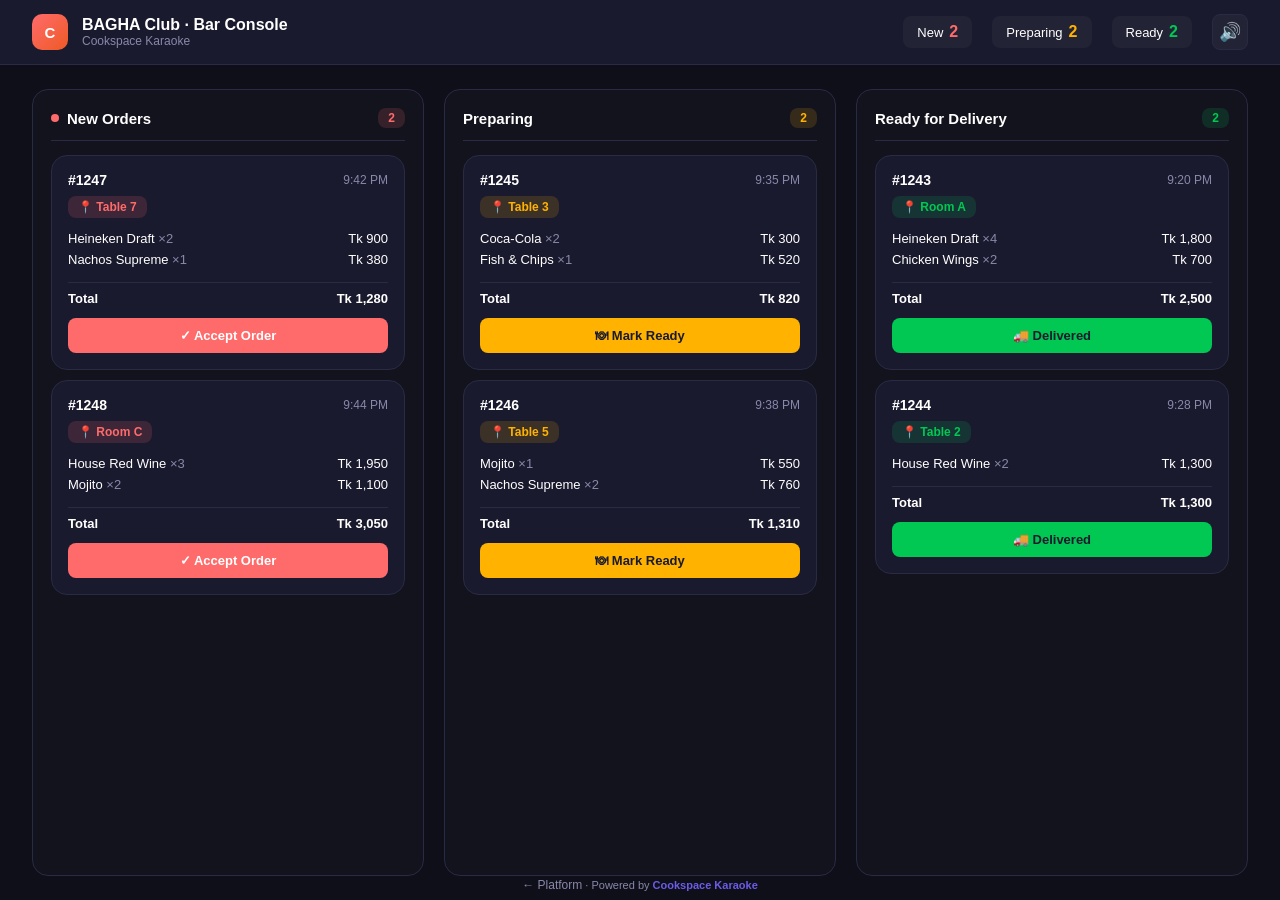
<file: prototype/bar.html>
<!DOCTYPE html>
<html lang="en">
<head>
<meta charset="UTF-8">
<meta name="viewport" content="width=device-width, initial-scale=1.0">
<title>Cookspace Karaoke - Bar Console</title>
<link rel="stylesheet" href="shared.css">
<style>
  body { min-height: 100vh; }

  /* Top Bar */
  .topbar {
    display: flex; align-items: center; justify-content: space-between;
    padding: 14px 32px; background: var(--card);
    border-bottom: 1px solid var(--border);
  }
  .tb-left { display: flex; align-items: center; gap: 14px; }
  .tb-logo {
    width: 36px; height: 36px; border-radius: 10px;
    background: linear-gradient(135deg, var(--accent), #ee5a24);
    display: flex; align-items: center; justify-content: center;
    font-size: 15px; font-weight: 700; color: white;
  }
  .tb-title { font-size: 16px; font-weight: 700; }
  .tb-sub { font-size: 12px; color: var(--text-dim); }
  .tb-stats { display: flex; gap: 20px; align-items: center; }
  .stat-pill {
    display: flex; align-items: center; gap: 6px;
    padding: 7px 14px; border-radius: var(--radius-sm);
    background: rgba(255,255,255,0.04); font-size: 13px;
  }
  .stat-pill .num { font-weight: 700; font-size: 16px; }
  .stat-pill.s-new .num { color: var(--accent); }
  .stat-pill.s-prep .num { color: var(--warning); }
  .stat-pill.s-ready .num { color: var(--success); }
  .sound-btn {
    width: 36px; height: 36px; border-radius: var(--radius-sm);
    background: rgba(255,255,255,0.04); border: 1px solid var(--border);
    color: var(--text); font-size: 18px; cursor: pointer;
    display: flex; align-items: center; justify-content: center;
  }
  .sound-btn.muted { opacity: 0.4; }

  /* Board */
  .board {
    display: grid; grid-template-columns: 1fr 1fr 1fr;
    gap: 20px; padding: 24px 32px; height: calc(100vh - 65px);
  }
  .column {
    background: rgba(255,255,255,0.015); border-radius: var(--radius-lg);
    padding: 18px; border: 1px solid var(--border);
    display: flex; flex-direction: column; overflow: hidden;
  }
  .col-header {
    display: flex; align-items: center; justify-content: space-between;
    margin-bottom: 14px; padding-bottom: 12px; border-bottom: 1px solid var(--border);
  }
  .col-title { font-size: 15px; font-weight: 700; display: flex; align-items: center; gap: 8px; }
  .col-count { padding: 3px 10px; border-radius: 8px; font-size: 12px; font-weight: 700; }
  .col-new .col-count { background: var(--accent-light); color: var(--accent); }
  .col-prep .col-count { background: var(--warning-light); color: var(--warning); }
  .col-ready .col-count { background: var(--success-light); color: var(--success); }
  .col-new .col-title::before { content:''; width:8px; height:8px; border-radius:50%; background:var(--accent); animation:pulse 2s infinite; }
  .col-body { flex: 1; overflow-y: auto; display: flex; flex-direction: column; gap: 10px; }

  /* Order Cards */
  .order-card {
    background: var(--card); border-radius: var(--radius-lg);
    padding: 16px; border: 1px solid var(--border);
    transition: all 0.3s; animation: slideUp 0.3s ease-out;
  }
  .oc-top { display: flex; justify-content: space-between; align-items: center; margin-bottom: 8px; }
  .oc-id { font-weight: 700; font-size: 14px; }
  .oc-time { color: var(--text-dim); font-size: 12px; }
  .oc-table {
    display: inline-flex; align-items: center; gap: 4px;
    padding: 4px 10px; border-radius: 8px;
    font-size: 12px; font-weight: 600; margin-bottom: 10px;
  }
  .col-new .oc-table { background: var(--accent-light); color: var(--accent); }
  .col-prep .oc-table { background: var(--warning-light); color: var(--warning); }
  .col-ready .oc-table { background: var(--success-light); color: var(--success); }
  .oc-items { margin-bottom: 12px; }
  .oc-item { display: flex; justify-content: space-between; padding: 3px 0; font-size: 13px; }
  .oc-item .qty { color: var(--text-dim); }
  .oc-total {
    display: flex; justify-content: space-between;
    padding-top: 8px; border-top: 1px solid var(--border);
    font-weight: 700; font-size: 13px; margin-bottom: 12px;
  }
  .oc-btn {
    width: 100%; padding: 10px; border-radius: var(--radius-sm);
    border: none; font-size: 13px; font-weight: 700;
    cursor: pointer; font-family: var(--font); transition: all 0.2s;
  }
  .oc-btn:hover { transform: scale(1.02); }
  .btn-accept { background: var(--accent); color: white; }
  .btn-ready { background: var(--warning); color: #1a1a2e; }
  .btn-delivered { background: var(--success); color: #1a1a2e; }

  .empty-state { text-align: center; color: var(--text-dim); padding: 40px 20px; font-size: 14px; }

  /* Powered footer */
  .bar-powered {
    position: fixed; bottom: 8px; left: 50%; transform: translateX(-50%);
    font-size: 11px; color: var(--text-dim);
  }
  .bar-powered strong { color: var(--primary); }
  .home-link-bar {
    display: inline-flex; align-items: center; gap: 6px;
    text-decoration: none; color: var(--text-dim); font-size: 12px;
    transition: color 0.2s;
  }
  .home-link-bar:hover { color: var(--primary); }
</style>
</head>
<body>

<div class="topbar">
  <div class="tb-left">
    <div class="tb-logo">C</div>
    <div>
      <div class="tb-title">BAGHA Club · Bar Console</div>
      <div class="tb-sub">Cookspace Karaoke</div>
    </div>
  </div>
  <div class="tb-stats">
    <div class="stat-pill s-new"><span>New</span> <span class="num" id="stat-new">2</span></div>
    <div class="stat-pill s-prep"><span>Preparing</span> <span class="num" id="stat-prep">2</span></div>
    <div class="stat-pill s-ready"><span>Ready</span> <span class="num" id="stat-ready">2</span></div>
    <button class="sound-btn" id="soundBtn" onclick="toggleSound()">🔊</button>
  </div>
</div>

<div class="board">
  <!-- New Orders -->
  <div class="column col-new">
    <div class="col-header"><div class="col-title">New Orders</div><span class="col-count" id="count-new">2</span></div>
    <div class="col-body" id="col-new">
      <div class="order-card" id="o-1247">
        <div class="oc-top"><span class="oc-id">#1247</span><span class="oc-time">9:42 PM</span></div>
        <div class="oc-table">📍 Table 7</div>
        <div class="oc-items">
          <div class="oc-item"><span>Heineken Draft <span class="qty">×2</span></span><span>Tk 900</span></div>
          <div class="oc-item"><span>Nachos Supreme <span class="qty">×1</span></span><span>Tk 380</span></div>
        </div>
        <div class="oc-total"><span>Total</span><span>Tk 1,280</span></div>
        <button class="oc-btn btn-accept" onclick="moveCard('o-1247','col-new','col-prep')">✓ Accept Order</button>
      </div>
      <div class="order-card" id="o-1248">
        <div class="oc-top"><span class="oc-id">#1248</span><span class="oc-time">9:44 PM</span></div>
        <div class="oc-table">📍 Room C</div>
        <div class="oc-items">
          <div class="oc-item"><span>House Red Wine <span class="qty">×3</span></span><span>Tk 1,950</span></div>
          <div class="oc-item"><span>Mojito <span class="qty">×2</span></span><span>Tk 1,100</span></div>
        </div>
        <div class="oc-total"><span>Total</span><span>Tk 3,050</span></div>
        <button class="oc-btn btn-accept" onclick="moveCard('o-1248','col-new','col-prep')">✓ Accept Order</button>
      </div>
    </div>
  </div>

  <!-- Preparing -->
  <div class="column col-prep">
    <div class="col-header"><div class="col-title">Preparing</div><span class="col-count" id="count-prep">2</span></div>
    <div class="col-body" id="col-prep">
      <div class="order-card" id="o-1245">
        <div class="oc-top"><span class="oc-id">#1245</span><span class="oc-time">9:35 PM</span></div>
        <div class="oc-table">📍 Table 3</div>
        <div class="oc-items">
          <div class="oc-item"><span>Coca-Cola <span class="qty">×2</span></span><span>Tk 300</span></div>
          <div class="oc-item"><span>Fish &amp; Chips <span class="qty">×1</span></span><span>Tk 520</span></div>
        </div>
        <div class="oc-total"><span>Total</span><span>Tk 820</span></div>
        <button class="oc-btn btn-ready" onclick="moveCard('o-1245','col-prep','col-ready')">🍽 Mark Ready</button>
      </div>
      <div class="order-card" id="o-1246">
        <div class="oc-top"><span class="oc-id">#1246</span><span class="oc-time">9:38 PM</span></div>
        <div class="oc-table">📍 Table 5</div>
        <div class="oc-items">
          <div class="oc-item"><span>Mojito <span class="qty">×1</span></span><span>Tk 550</span></div>
          <div class="oc-item"><span>Nachos Supreme <span class="qty">×2</span></span><span>Tk 760</span></div>
        </div>
        <div class="oc-total"><span>Total</span><span>Tk 1,310</span></div>
        <button class="oc-btn btn-ready" onclick="moveCard('o-1246','col-prep','col-ready')">🍽 Mark Ready</button>
      </div>
    </div>
  </div>

  <!-- Ready -->
  <div class="column col-ready">
    <div class="col-header"><div class="col-title">Ready for Delivery</div><span class="col-count" id="count-ready">2</span></div>
    <div class="col-body" id="col-ready">
      <div class="order-card" id="o-1243">
        <div class="oc-top"><span class="oc-id">#1243</span><span class="oc-time">9:20 PM</span></div>
        <div class="oc-table">📍 Room A</div>
        <div class="oc-items">
          <div class="oc-item"><span>Heineken Draft <span class="qty">×4</span></span><span>Tk 1,800</span></div>
          <div class="oc-item"><span>Chicken Wings <span class="qty">×2</span></span><span>Tk 700</span></div>
        </div>
        <div class="oc-total"><span>Total</span><span>Tk 2,500</span></div>
        <button class="oc-btn btn-delivered" onclick="moveCard('o-1243','col-ready',null)">🚚 Delivered</button>
      </div>
      <div class="order-card" id="o-1244">
        <div class="oc-top"><span class="oc-id">#1244</span><span class="oc-time">9:28 PM</span></div>
        <div class="oc-table">📍 Table 2</div>
        <div class="oc-items">
          <div class="oc-item"><span>House Red Wine <span class="qty">×2</span></span><span>Tk 1,300</span></div>
        </div>
        <div class="oc-total"><span>Total</span><span>Tk 1,300</span></div>
        <button class="oc-btn btn-delivered" onclick="moveCard('o-1244','col-ready',null)">🚚 Delivered</button>
      </div>
    </div>
  </div>
</div>

<div class="bar-powered"><a href="index.html" class="home-link-bar">← Platform</a> · Powered by <strong>Cookspace Karaoke</strong></div>
<div class="toast" id="toast"><span class="toast-icon" id="toastIcon"></span><span id="toastMsg"></span></div>

<script src="config.js"></script>
<script>
let soundOn = true;

function moveCard(cardId, fromCol, toCol) {
  const card = document.getElementById(cardId);
  if (!card) return;
  const orderId = card.querySelector('.oc-id').textContent;

  if (!toCol) {
    card.style.opacity = '0'; card.style.transform = 'scale(0.95)';
    setTimeout(() => card.remove(), 300);
    showToast('✓', 'Order ' + orderId + ' delivered');
  } else {
    const target = document.getElementById(toCol);
    card.style.opacity = '0';
    setTimeout(() => {
      const btn = card.querySelector('.oc-btn');
      if (toCol === 'col-prep') {
        btn.className = 'oc-btn btn-ready';
        btn.innerHTML = '🍽 Mark Ready';
        btn.onclick = () => moveCard(cardId, 'col-prep', 'col-ready');
      } else if (toCol === 'col-ready') {
        btn.className = 'oc-btn btn-delivered';
        btn.innerHTML = '🚚 Delivered';
        btn.onclick = () => moveCard(cardId, 'col-ready', null);
      }
      target.appendChild(card);
      card.style.opacity = '1'; card.style.transform = '';
      const status = toCol === 'col-prep' ? 'Preparing' : 'Ready';
      showToast('→', orderId + ' → ' + status);
    }, 200);
  }
  setTimeout(updateCounts, 350);
}

function updateCounts() {
  const n = document.getElementById('col-new').children.length;
  const p = document.getElementById('col-prep').children.length;
  const r = document.getElementById('col-ready').children.length;
  document.getElementById('count-new').textContent = n;
  document.getElementById('count-prep').textContent = p;
  document.getElementById('count-ready').textContent = r;
  document.getElementById('stat-new').textContent = n;
  document.getElementById('stat-prep').textContent = p;
  document.getElementById('stat-ready').textContent = r;
}

function showToast(icon, msg) {
  const t = document.getElementById('toast');
  document.getElementById('toastIcon').textContent = icon;
  document.getElementById('toastMsg').textContent = msg;
  t.classList.add('show');
  if (soundOn) beep();
  setTimeout(() => t.classList.remove('show'), 2500);
}

function toggleSound() {
  soundOn = !soundOn;
  const btn = document.getElementById('soundBtn');
  btn.textContent = soundOn ? '🔊' : '🔇';
  btn.classList.toggle('muted', !soundOn);
}

function beep() {
  try {
    const ctx = new (window.AudioContext || window.webkitAudioContext)();
    const osc = ctx.createOscillator();
    const gain = ctx.createGain();
    osc.connect(gain); gain.connect(ctx.destination);
    osc.frequency.value = 800; gain.gain.value = 0.1;
    osc.start(); osc.stop(ctx.currentTime + 0.15);
  } catch(e) {}
}
</script>
</body>
</html>
</file>
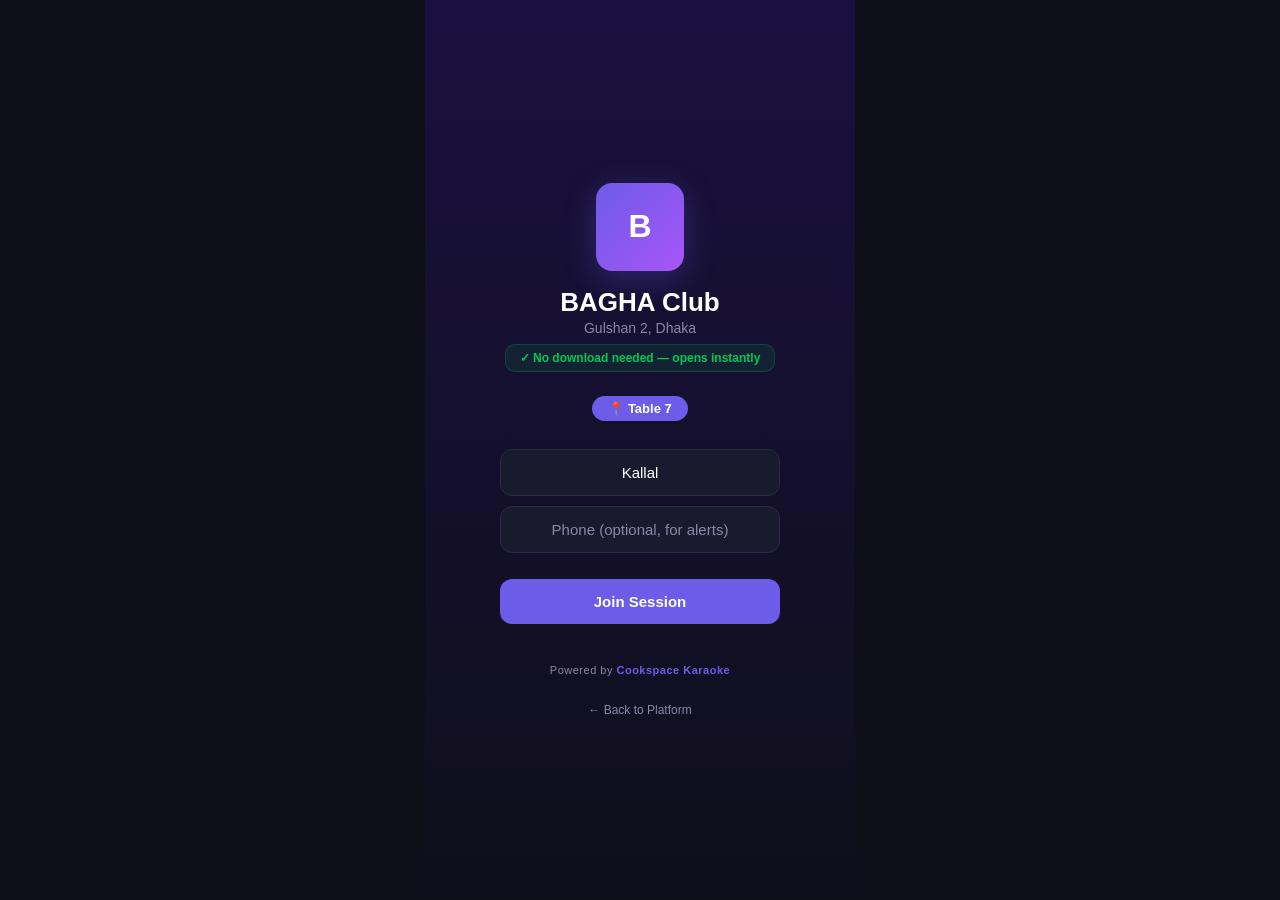
<file: prototype/guest.html>
<!DOCTYPE html>
<html lang="en">
<head>
<meta charset="UTF-8">
<meta name="viewport" content="width=device-width, initial-scale=1.0, maximum-scale=1.0, user-scalable=no">
<title>Cookspace Karaoke - Guest</title>
<link rel="stylesheet" href="shared.css">
<style>
  body { max-width: 430px; margin: 0 auto; min-height: 100vh; position: relative; overflow-x: hidden; }
  .screen { display: none; min-height: 100vh; padding-bottom: 80px; }
  .screen.active { display: block; }
  .screen.active.flex-screen { display: flex; }

  /* Header */
  .header {
    display: flex; align-items: center; justify-content: space-between;
    padding: 14px 20px; background: var(--card);
    border-bottom: 1px solid var(--border);
    position: sticky; top: 0; z-index: 100;
  }
  .header h1 { font-size: 17px; font-weight: 700; }
  .header .back { background: none; border: none; color: var(--text); font-size: 20px; cursor: pointer; padding: 4px 8px; }
  .header .venue-tag { font-size: 13px; color: var(--text-dim); display: flex; align-items: center; gap: 6px; }

  /* Bottom Nav */
  .bottom-nav {
    position: fixed; bottom: 0; left: 50%; transform: translateX(-50%);
    width: 100%; max-width: 430px;
    display: flex; background: var(--card);
    border-top: 1px solid var(--border);
    padding: 6px 0 20px; z-index: 100;
  }
  .nav-item {
    flex: 1; text-align: center; padding: 8px 2px;
    color: var(--text-dim); font-size: 10px; cursor: pointer;
    background: none; border: none; font-family: var(--font);
    transition: color 0.2s;
  }
  .nav-item.active { color: var(--primary); }
  .nav-item .ni { font-size: 20px; display: block; margin-bottom: 2px; }

  /* Home link */
  .home-link {
    display: flex; align-items: center; gap: 6px;
    padding: 10px 20px; font-size: 12px; color: var(--text-dim);
    text-decoration: none; border-bottom: 1px solid var(--border);
    background: var(--bg-elevated);
  }
  .home-link:hover { color: var(--primary); }
  .home-link .hl-logo {
    width: 18px; height: 18px; border-radius: 4px;
    background: linear-gradient(135deg, var(--primary), #a855f7);
    display: inline-flex; align-items: center; justify-content: center;
    font-size: 8px; font-weight: 700; color: white;
  }

  /* ========== G1: QR Check-in ========== */
  #g1 {
    flex-direction: column; align-items: center; justify-content: center;
    text-align: center; padding: 40px 24px; min-height: 100vh;
    background: linear-gradient(180deg, #1a1040 0%, var(--bg) 100%);
  }
  #g1 .venue-logo { width: 88px; height: 88px; font-size: 32px; margin-bottom: 16px; }
  .g1-venue { font-size: 26px; font-weight: 800; margin-bottom: 2px; }
  .g1-loc { color: var(--text-dim); font-size: 14px; margin-bottom: 8px; }
  .g1-table { background: var(--primary); color: white; padding: 5px 16px; border-radius: 20px; font-size: 13px; font-weight: 600; margin-bottom: 28px; display: inline-block; }
  .g1-pwa-badge {
    display: inline-flex; align-items: center; gap: 6px;
    padding: 6px 14px; border-radius: 10px; margin-bottom: 24px;
    background: rgba(0,200,83,0.1); border: 1px solid rgba(0,200,83,0.2);
    color: var(--success); font-size: 12px; font-weight: 600;
  }
  #g1 .input { margin-bottom: 10px; text-align: center; max-width: 280px; }
  #g1 .btn { max-width: 280px; }
  .g1-powered { margin-top: 28px; }
  .g1-home { margin-top: 12px; }
  .g1-home a { color: var(--text-dim); font-size: 12px; text-decoration: none; }
  .g1-home a:hover { color: var(--primary); }

  /* ========== G2: Song Search ========== */
  .search-wrap { padding: 14px 20px 0; }
  .search-bar {
    display: flex; align-items: center; background: var(--card);
    border: 1px solid var(--border); border-radius: var(--radius-md);
    padding: 4px 14px;
  }
  .search-bar input {
    flex: 1; background: none; border: none; color: var(--text);
    font-size: 15px; padding: 10px 8px; outline: none; font-family: var(--font);
  }
  .search-bar input::placeholder { color: var(--text-dim); }
  .search-bar .s-icon { color: var(--text-dim); font-size: 16px; }
  .search-bar .mic { color: var(--primary); font-size: 18px; cursor: pointer; }
  /* AI search indicator */
  .ai-search-hint {
    display: flex; align-items: center; gap: 6px;
    padding: 8px 14px; margin: 10px 0 0;
    background: rgba(108,92,231,0.08); border-radius: var(--radius-sm);
    font-size: 12px; color: var(--primary);
  }
  .ai-badge-sm {
    padding: 2px 7px; border-radius: 4px; font-size: 9px; font-weight: 800;
    background: var(--primary); color: white; letter-spacing: 0.5px;
  }

  .lang-tabs { display: flex; gap: 8px; padding: 12px 20px 0; overflow-x: auto; }
  .lang-tab {
    padding: 7px 16px; border-radius: 20px; font-size: 13px; font-weight: 600;
    cursor: pointer; white-space: nowrap; background: var(--card);
    border: 1px solid var(--border); color: var(--text-dim); transition: all 0.2s;
  }
  .lang-tab.active { background: var(--primary); color: white; border-color: var(--primary); }

  .song-item {
    display: flex; align-items: center; padding: 12px 20px;
    cursor: pointer; transition: background 0.15s;
  }
  .song-item:hover { background: var(--card-hover); }
  .song-thumb {
    width: 46px; height: 46px; border-radius: 10px;
    display: flex; align-items: center; justify-content: center;
    font-size: 20px; margin-right: 12px; flex-shrink: 0;
  }
  .st-purple { background: linear-gradient(135deg, var(--primary), #a855f7); }
  .st-red { background: linear-gradient(135deg, var(--accent), #ee5a24); }
  .st-green { background: linear-gradient(135deg, #00b894, #00cec9); }
  .st-gold { background: linear-gradient(135deg, #fdcb6e, #e17055); }
  .song-info { flex: 1; min-width: 0; }
  .song-title { font-size: 15px; font-weight: 600; white-space: nowrap; overflow: hidden; text-overflow: ellipsis; }
  .song-bangla { font-size: 13px; color: var(--text-secondary); margin-top: 1px; }
  .song-artist { font-size: 12px; color: var(--text-dim); margin-top: 1px; }
  .song-lang { font-size: 10px; padding: 3px 8px; border-radius: 6px; background: var(--primary-light); color: var(--primary); font-weight: 700; margin-left: 8px; flex-shrink: 0; }

  /* ========== G3: Song Detail ========== */
  .sd-hero {
    text-align: center; padding: 28px 24px;
    background: linear-gradient(180deg, #1a1040 0%, var(--bg) 100%);
  }
  .sd-thumb {
    width: 110px; height: 110px; border-radius: var(--radius-xl);
    background: linear-gradient(135deg, var(--primary), #a855f7);
    display: flex; align-items: center; justify-content: center;
    font-size: 44px; margin: 0 auto 16px; box-shadow: var(--shadow-lg);
  }
  .sd-title { font-size: 22px; font-weight: 800; }
  .sd-title-bn { font-size: 18px; color: var(--text-secondary); margin-top: 4px; }
  .sd-artist { color: var(--text-dim); font-size: 15px; margin-top: 4px; }
  .sd-meta { display: flex; justify-content: center; gap: 14px; margin-top: 14px; color: var(--text-dim); font-size: 13px; }
  /* Key/Tempo controls */
  .sd-controls {
    display: flex; justify-content: center; gap: 20px; margin-top: 16px;
  }
  .sd-ctrl {
    display: flex; align-items: center; gap: 8px;
    padding: 8px 14px; background: rgba(255,255,255,0.05);
    border-radius: var(--radius-sm); border: 1px solid var(--border);
  }
  .sd-ctrl-label { font-size: 11px; color: var(--text-dim); font-weight: 600; text-transform: uppercase; letter-spacing: 1px; }
  .sd-ctrl-btn {
    width: 28px; height: 28px; border-radius: 7px;
    background: var(--primary-light); border: none; color: var(--primary);
    font-size: 16px; font-weight: 700; cursor: pointer;
  }
  .sd-ctrl-val { font-size: 14px; font-weight: 700; min-width: 24px; text-align: center; }
  .sd-queue {
    background: var(--card); border-radius: var(--radius-lg);
    padding: 20px; margin: 20px; text-align: center;
    border: 1px solid var(--border);
  }
  .sd-queue-pos { font-size: 44px; font-weight: 800; color: var(--primary); }
  .sd-queue-label { color: var(--text-dim); font-size: 13px; margin-top: 4px; }
  .sd-queue-wait { color: var(--warning); font-size: 15px; font-weight: 600; margin-top: 8px; }
  .sd-actions { padding: 0 20px 20px; }
  .sd-actions .btn { margin-bottom: 10px; }

  /* ========== G4: Queue Status ========== */
  .q-hero { text-align: center; padding: 24px; background: linear-gradient(180deg, #1a1040 0%, var(--bg) 100%); }
  .q-hero-pos { font-size: 60px; font-weight: 800; color: var(--primary); line-height: 1; }
  .q-hero-label { font-size: 15px; color: var(--text-dim); margin-top: 4px; }
  .q-hero-wait { font-size: 17px; color: var(--warning); font-weight: 600; margin-top: 8px; }
  /* Push notification mockup */
  .notif-mockup {
    margin: 0 20px 12px; padding: 14px 16px; border-radius: var(--radius-md);
    background: linear-gradient(135deg, rgba(108,92,231,0.12), rgba(108,92,231,0.06));
    border: 1px solid rgba(108,92,231,0.2);
    display: flex; align-items: center; gap: 12px;
  }
  .notif-icon {
    width: 36px; height: 36px; border-radius: 10px;
    background: var(--primary); display: flex; align-items: center;
    justify-content: center; font-size: 16px; flex-shrink: 0;
  }
  .notif-body { flex: 1; }
  .notif-title { font-size: 13px; font-weight: 700; }
  .notif-text { font-size: 12px; color: var(--text-dim); margin-top: 2px; }
  .notif-time { font-size: 10px; color: var(--text-dim); flex-shrink: 0; }

  .q-list { padding: 0 20px; }
  .q-card {
    display: flex; align-items: center; padding: 14px;
    background: var(--card); border-radius: var(--radius-lg);
    margin: 8px 0; border: 1px solid var(--border);
  }
  .q-card.is-you { border-color: var(--primary); }
  .q-card.is-live { border-color: var(--success); }
  .qc-pos {
    width: 34px; height: 34px; border-radius: var(--radius-sm);
    background: var(--primary); display: flex; align-items: center;
    justify-content: center; font-weight: 700; font-size: 14px; color: white;
    margin-right: 12px; flex-shrink: 0;
  }
  .qc-pos.live { background: var(--success); }
  .qc-info { flex: 1; }
  .qc-title { font-weight: 600; font-size: 14px; }
  .qc-status { font-size: 12px; color: var(--text-dim); margin-top: 2px; }
  .qc-status.alert { color: var(--warning); font-weight: 600; }
  .qc-status.live { color: var(--success); font-weight: 600; }
  .qc-status.you { color: var(--primary); font-weight: 600; }

  /* ========== G5: Now Singing ========== */
  #g5 { background: linear-gradient(180deg, #0a0a1a 0%, #1a0a30 50%, #0a0a1a 100%); text-align: center; }
  .sing-header { padding: 16px 20px 0; }
  .sing-label { color: var(--accent); font-size: 12px; font-weight: 700; text-transform: uppercase; letter-spacing: 2px; }
  .sing-song { font-size: 20px; font-weight: 800; margin: 6px 0 2px; }
  .sing-artist { color: var(--text-dim); font-size: 13px; }
  .pitch-viz {
    height: 180px; margin: 20px 20px 12px;
    background: rgba(108,92,231,0.08); border-radius: var(--radius-lg);
    border: 1px solid rgba(108,92,231,0.15); overflow: hidden;
  }
  .pitch-viz svg { width: 100%; height: 100%; }
  .pitch-legend {
    display: flex; justify-content: center; gap: 16px;
    font-size: 11px; color: var(--text-dim); margin-bottom: 8px;
  }
  .pitch-legend span { display: flex; align-items: center; gap: 4px; }
  .pl-dot { width: 8px; height: 8px; border-radius: 50%; }
  .lyrics-area { padding: 16px 24px; }
  .lyric { margin: 6px 0; transition: all 0.3s; }
  .lyric.past { font-size: 16px; color: rgba(255,255,255,0.25); }
  .lyric.current { font-size: 22px; font-weight: 700; color: var(--primary); }
  .lyric.next { font-size: 16px; color: rgba(255,255,255,0.35); }
  .score-live-wrap { padding: 8px 0 16px; }
  .score-live-label { color: var(--text-dim); font-size: 12px; }
  .score-live-num {
    font-size: 52px; font-weight: 800;
    background: linear-gradient(135deg, var(--primary), #a855f7);
    -webkit-background-clip: text; -webkit-text-fill-color: transparent;
    background-clip: text;
  }
  .sing-actions { padding: 0 20px 20px; display: flex; gap: 10px; }
  .sing-actions .btn { font-size: 13px; padding: 12px; }

  /* ========== G6: Score Card ========== */
  #g6 {
    background: linear-gradient(180deg, #1a0a40 0%, var(--bg) 100%);
    text-align: center; padding: 40px 24px;
    flex-direction: column; align-items: center; justify-content: center;
  }
  .sc-card {
    background: linear-gradient(135deg, #1A1A2E, #2A1A4E);
    border-radius: 24px; padding: 32px 24px;
    border: 1px solid rgba(108,92,231,0.3);
    box-shadow: 0 16px 64px rgba(108,92,231,0.2);
    width: 100%; max-width: 320px;
    position: relative; overflow: hidden;
  }
  .sc-card::before {
    content: ''; position: absolute; top: -50%; left: -50%;
    width: 200%; height: 200%;
    background: conic-gradient(from 0deg, transparent 0%, rgba(108,92,231,0.08) 25%, transparent 50%);
    animation: scRotate 6s linear infinite;
  }
  @keyframes scRotate { to { transform: rotate(360deg); } }
  .sc-inner { position: relative; z-index: 1; }
  .sc-stars { font-size: 24px; letter-spacing: 4px; margin-bottom: 8px; }
  .sc-score { font-size: 72px; font-weight: 800; color: var(--primary); line-height: 1; }
  .sc-max { font-size: 22px; color: var(--text-dim); }
  .sc-song { font-size: 17px; font-weight: 600; margin: 12px 0 2px; }
  .sc-singer { color: var(--text-dim); font-size: 13px; }
  .sc-rank-badge {
    display: inline-block; padding: 6px 18px; border-radius: 20px;
    background: linear-gradient(135deg, var(--primary), #a855f7);
    color: white; font-weight: 700; font-size: 13px; margin-top: 12px;
  }
  .sc-venue-line {
    margin-top: 12px; padding-top: 12px; border-top: 1px solid rgba(255,255,255,0.08);
  }
  .sc-venue-name { font-size: 12px; color: var(--text-dim); }
  .sc-platform { font-size: 10px; color: rgba(108,92,231,0.6); margin-top: 2px; }
  .sc-date { font-size: 10px; color: var(--text-dim); margin-top: 4px; }
  .share-row { display: flex; gap: 10px; justify-content: center; margin-top: 20px; }
  .share-btn {
    width: 44px; height: 44px; border-radius: 12px;
    border: none; font-size: 18px; cursor: pointer;
    display: flex; align-items: center; justify-content: center;
  }
  .sh-fb { background: #1877F2; color: white; }
  .sh-ig { background: linear-gradient(135deg, #F58529, #DD2A7B, #8134AF); color: white; }
  .sh-wa { background: #25D366; color: white; }
  .sh-cp { background: var(--card); color: var(--text); border: 1px solid var(--border); }
  .sc-actions { margin-top: 24px; width: 100%; max-width: 320px; }
  .sc-actions .btn { margin-bottom: 8px; }

  /* ========== G7: Menu ========== */
  .menu-cats { display: flex; gap: 8px; padding: 14px 20px; overflow-x: auto; }
  .menu-cat {
    padding: 9px 16px; border-radius: var(--radius-md); font-size: 13px;
    font-weight: 600; cursor: pointer; white-space: nowrap;
    background: var(--card); border: 1px solid var(--border);
    color: var(--text-dim); transition: all 0.2s;
  }
  .menu-cat.active { background: var(--accent); color: white; border-color: var(--accent); }
  .menu-list { padding: 0 20px; }
  .menu-row {
    display: flex; align-items: center; padding: 14px 0;
    border-bottom: 1px solid var(--border); cursor: pointer;
  }
  .menu-img {
    width: 56px; height: 56px; border-radius: var(--radius-md);
    display: flex; align-items: center; justify-content: center;
    font-size: 26px; margin-right: 14px; flex-shrink: 0;
  }
  .mi-info { flex: 1; }
  .mi-name { font-size: 15px; font-weight: 600; }
  .mi-desc { font-size: 12px; color: var(--text-dim); margin-top: 2px; }
  .mi-price { font-size: 15px; font-weight: 700; color: var(--accent); }
  .mi-add {
    width: 34px; height: 34px; border-radius: var(--radius-sm);
    background: var(--primary); color: white; border: none;
    font-size: 18px; cursor: pointer; flex-shrink: 0;
  }

  /* ========== G8: Cart ========== */
  .cart-table-info { text-align: center; padding: 8px; color: var(--text-dim); font-size: 13px; }
  .cart-items { padding: 0 20px; }
  .cart-row { display: flex; align-items: center; padding: 14px 0; border-bottom: 1px solid var(--border); }
  .cr-info { flex: 1; }
  .cr-name { font-weight: 600; font-size: 15px; }
  .cr-qty { display: flex; align-items: center; gap: 10px; margin-right: 14px; }
  .cr-qty button { width: 28px; height: 28px; border-radius: 8px; background: var(--card); border: 1px solid var(--border); color: var(--text); font-size: 16px; cursor: pointer; }
  .cr-qty span { font-weight: 700; }
  .cr-total { font-weight: 700; color: var(--accent); min-width: 70px; text-align: right; }
  .cart-summary { padding: 20px; margin: 16px 20px; background: var(--card); border-radius: var(--radius-lg); border: 1px solid var(--border); }
  .cs-row { display: flex; justify-content: space-between; margin-bottom: 8px; color: var(--text-dim); font-size: 14px; }
  .cs-row.total { color: var(--text); font-weight: 700; font-size: 18px; border-top: 1px solid var(--border); padding-top: 12px; margin-top: 8px; }
  .cart-actions { padding: 0 20px 20px; }
  .cart-actions .btn { margin-bottom: 10px; }

  /* ========== G9: Order Status ========== */
  .orders-list { padding: 16px 20px; }
  .os-card { background: var(--card); border-radius: var(--radius-lg); padding: 18px; margin-bottom: 12px; border: 1px solid var(--border); }
  .os-id { font-size: 12px; color: var(--text-dim); }
  .os-items { margin: 10px 0; }
  .os-item { display: flex; justify-content: space-between; padding: 3px 0; font-size: 13px; }
  .os-tracker { display: flex; align-items: center; margin-top: 14px; padding-top: 14px; border-top: 1px solid var(--border); }
  .os-step { flex: 1; text-align: center; }
  .os-dot { width: 10px; height: 10px; border-radius: 50%; background: var(--border); margin: 0 auto 5px; }
  .os-dot.done { background: var(--success); }
  .os-dot.current { background: var(--warning); box-shadow: 0 0 8px var(--warning); }
  .os-step-label { font-size: 10px; color: var(--text-dim); }
  .os-step-label.active { color: var(--warning); font-weight: 600; }
  .os-step-label.done { color: var(--success); }

  /* ========== G10: Bill ========== */
  .bill-wrap { padding: 20px; }
  .bill-card { background: var(--card); border-radius: var(--radius-lg); padding: 24px; border: 1px solid var(--border); }
  .bill-header { text-align: center; margin-bottom: 20px; padding-bottom: 14px; border-bottom: 1px dashed var(--border); }
  .bill-venue-name { font-size: 17px; font-weight: 700; }
  .bill-meta { color: var(--text-dim); font-size: 13px; margin-top: 4px; }
  .bill-line { display: flex; justify-content: space-between; padding: 6px 0; font-size: 14px; }
  .bill-line .qty { color: var(--text-dim); }
  .bill-divider { border: none; border-top: 1px dashed var(--border); margin: 10px 0; }
  .bill-total { display: flex; justify-content: space-between; padding: 12px 0 0; font-size: 20px; font-weight: 800; }
  .bill-note { text-align: center; margin-top: 20px; padding: 14px; background: var(--primary-light); border-radius: var(--radius-md); color: var(--primary); font-weight: 600; font-size: 14px; }

  /* ========== G11: Room Booking ========== */
  .room-list { padding: 16px 20px; }
  .room-book-card {
    background: var(--card); border-radius: var(--radius-lg);
    padding: 18px; margin-bottom: 12px; border: 1px solid var(--border);
  }
  .rbc-header { display: flex; justify-content: space-between; align-items: center; margin-bottom: 10px; }
  .rbc-name { font-size: 17px; font-weight: 700; }
  .rbc-detail { font-size: 13px; color: var(--text-dim); margin-bottom: 4px; }
  .rbc-slots { display: flex; gap: 6px; flex-wrap: wrap; margin-top: 10px; }
  .rbc-slot {
    padding: 8px 14px; border-radius: var(--radius-sm);
    font-size: 12px; font-weight: 600; cursor: pointer;
    border: 1px solid var(--border); background: var(--bg);
    color: var(--text-dim); transition: all 0.2s;
  }
  .rbc-slot.available { border-color: rgba(0,200,83,0.3); color: var(--success); }
  .rbc-slot.available:hover { background: var(--success-light); }
  .rbc-slot.booked { opacity: 0.4; text-decoration: line-through; cursor: default; }
  .rbc-slot.selected { background: var(--primary); color: white; border-color: var(--primary); }
  .room-book-action { padding: 0 20px 20px; }
</style>
</head>
<body>

<!-- ========== G1: QR Check-in ========== -->
<div id="g1" class="screen flex-screen active">
  <div class="venue-logo" style="width:88px;height:88px;font-size:32px;">B</div>
  <div class="g1-venue">BAGHA Club</div>
  <div class="g1-loc">Gulshan 2, Dhaka</div>
  <div class="g1-pwa-badge">✓ No download needed — opens instantly</div>
  <div class="g1-table">📍 Table 7</div>
  <input class="input" placeholder="Enter your name" value="Kallal" style="max-width:280px;">
  <input class="input" placeholder="Phone (optional, for alerts)" style="max-width:280px;">
  <div style="height:16px;"></div>
  <button class="btn btn-primary" style="max-width:280px;" onclick="goTo('g2')">Join Session</button>
  <div class="g1-powered powered-by">Powered by <strong>Cookspace Karaoke</strong></div>
  <div class="g1-home"><a href="index.html">← Back to Platform</a></div>
</div>

<!-- ========== G2: Song Search ========== -->
<div id="g2" class="screen">
  <a href="index.html" class="home-link"><span class="hl-logo">C</span> Cookspace Karaoke — BAGHA Club</a>
  <div class="header">
    <span class="venue-tag">📍 Table 7</span>
    <h1>Songs</h1>
    <span class="badge badge-accent" onclick="goTo('g4')" style="cursor:pointer;">Queue: 2</span>
  </div>
  <div class="search-wrap">
    <div class="search-bar">
      <span class="s-icon">🔍</span>
      <input placeholder="Search songs, artists, lyrics..." value="amar shonar">
      <span class="mic">🎙</span>
    </div>
    <div class="ai-search-hint">
      <span class="ai-badge-sm">AI</span>
      Smart search: type in English, Bangla, or mixed — we'll find it
    </div>
  </div>
  <div class="lang-tabs">
    <div class="lang-tab active">All</div>
    <div class="lang-tab">বাংলা</div>
    <div class="lang-tab">हिंदी</div>
    <div class="lang-tab">English</div>
  </div>
  <div class="section-title">Search Results</div>
  <div class="song-item" onclick="goTo('g3')">
    <div class="song-thumb st-purple">🎵</div>
    <div class="song-info">
      <div class="song-title">Amar Shonar Bangla</div>
      <div class="song-bangla">আমার সোনার বাংলা</div>
      <div class="song-artist">Rabindranath Tagore</div>
    </div>
    <span class="song-lang">BN</span>
  </div>
  <div class="song-item">
    <div class="song-thumb st-purple">🎵</div>
    <div class="song-info">
      <div class="song-title">Amar Sonar Moyna Pakhi</div>
      <div class="song-bangla">আমার সোনার ময়না পাখি</div>
      <div class="song-artist">Jasim Uddin</div>
    </div>
    <span class="song-lang">BN</span>
  </div>
  <div class="section-title">Popular Tonight</div>
  <div class="song-item">
    <div class="song-thumb st-red">🎶</div>
    <div class="song-info"><div class="song-title">Tum Hi Ho</div><div class="song-artist">Arijit Singh</div></div>
    <span class="song-lang">HI</span>
  </div>
  <div class="song-item">
    <div class="song-thumb st-green">🎸</div>
    <div class="song-info"><div class="song-title">Bohemian Rhapsody</div><div class="song-artist">Queen</div></div>
    <span class="song-lang">EN</span>
  </div>
  <div class="song-item">
    <div class="song-thumb st-gold">🎶</div>
    <div class="song-info"><div class="song-title">Channa Mereya</div><div class="song-artist">Arijit Singh</div></div>
    <span class="song-lang">HI</span>
  </div>
  <div class="song-item">
    <div class="song-thumb st-purple">🎹</div>
    <div class="song-info">
      <div class="song-title">Ei Meghla Dine Ekla</div>
      <div class="song-bangla">এই মেঘলা দিনে একলা</div>
      <div class="song-artist">Hemanta Mukherjee</div>
    </div>
    <span class="song-lang">BN</span>
  </div>
  <div class="song-item">
    <div class="song-thumb st-green">🎸</div>
    <div class="song-info"><div class="song-title">Shape of You</div><div class="song-artist">Ed Sheeran</div></div>
    <span class="song-lang">EN</span>
  </div>

  <div class="bottom-nav">
    <button class="nav-item active" onclick="goTo('g2')"><span class="ni">🎵</span>Songs</button>
    <button class="nav-item" onclick="goTo('g4')"><span class="ni">📋</span>Queue</button>
    <button class="nav-item" onclick="goTo('g11')"><span class="ni">🏠</span>Rooms</button>
    <button class="nav-item" onclick="goTo('g7')"><span class="ni">🍽</span>Menu</button>
    <button class="nav-item" onclick="goTo('g9')"><span class="ni">📦</span>Orders</button>
    <button class="nav-item" onclick="goTo('g10')"><span class="ni">💳</span>Bill</button>
  </div>
</div>

<!-- ========== G3: Song Detail ========== -->
<div id="g3" class="screen">
  <div class="header">
    <button class="back" onclick="goTo('g2')">←</button>
    <h1>Song Detail</h1>
    <div style="width:32px;"></div>
  </div>
  <div class="sd-hero">
    <div class="sd-thumb">🎵</div>
    <div class="sd-title">Amar Shonar Bangla</div>
    <div class="sd-title-bn">আমার সোনার বাংলা</div>
    <div class="sd-artist">Rabindranath Tagore</div>
    <div class="sd-meta">
      <span>🅱 Bangla</span>
      <span>⏱ 4:32</span>
      <span>🎶 Classical</span>
    </div>
    <div class="sd-controls">
      <div class="sd-ctrl">
        <span class="sd-ctrl-label">Key</span>
        <button class="sd-ctrl-btn">−</button>
        <span class="sd-ctrl-val">0</span>
        <button class="sd-ctrl-btn">+</button>
      </div>
      <div class="sd-ctrl">
        <span class="sd-ctrl-label">Tempo</span>
        <button class="sd-ctrl-btn">−</button>
        <span class="sd-ctrl-val">1×</span>
        <button class="sd-ctrl-btn">+</button>
      </div>
    </div>
  </div>
  <div class="sd-queue">
    <div class="sd-queue-pos">4th</div>
    <div class="sd-queue-label">in queue if you add now</div>
    <div class="sd-queue-wait">~12 min wait</div>
  </div>
  <div class="sd-actions">
    <button class="btn btn-primary" onclick="goTo('g4')">🎵 Queue This Song</button>
    <button class="btn btn-outline" onclick="goTo('g2')">Back to Search</button>
  </div>
</div>

<!-- ========== G4: Queue Status ========== -->
<div id="g4" class="screen">
  <div class="header">
    <button class="back" onclick="goTo('g2')">←</button>
    <h1>Your Queue</h1>
    <div style="width:32px;"></div>
  </div>
  <div class="q-hero">
    <div class="q-hero-pos">3rd</div>
    <div class="q-hero-label">Your next position</div>
    <div class="q-hero-wait">~8 minutes away</div>
  </div>

  <!-- Push notification mockup -->
  <div class="notif-mockup">
    <div class="notif-icon">🎤</div>
    <div class="notif-body">
      <div class="notif-title">You're 2 songs away!</div>
      <div class="notif-text">Get ready — "Amar Shonar Bangla" is coming up</div>
    </div>
    <div class="notif-time">now</div>
  </div>

  <div class="section-title">Your Songs</div>
  <div class="q-list">
    <div class="q-card is-you">
      <div class="qc-pos">3</div>
      <div class="qc-info">
        <div class="qc-title">Amar Shonar Bangla</div>
        <div class="qc-status alert">🔔 2 songs away!</div>
      </div>
    </div>
    <div class="q-card">
      <div class="qc-pos" style="background:var(--text-dim);">7</div>
      <div class="qc-info">
        <div class="qc-title">Bohemian Rhapsody</div>
        <div class="qc-status">~20 min wait</div>
      </div>
    </div>
  </div>

  <div class="section-title">Full Queue</div>
  <div class="q-list">
    <div class="q-card is-live">
      <div class="qc-pos live">▶</div>
      <div class="qc-info">
        <div class="qc-title">Tum Hi Ho</div>
        <div class="qc-status live">🎤 Now singing — Rashid (Table 3)</div>
      </div>
    </div>
    <div class="q-card">
      <div class="qc-pos" style="background:#00b894;">2</div>
      <div class="qc-info">
        <div class="qc-title">Hotel California</div>
        <div class="qc-status">Nadia — Table 5</div>
      </div>
    </div>
    <div class="q-card is-you">
      <div class="qc-pos">3</div>
      <div class="qc-info">
        <div class="qc-title">Amar Shonar Bangla</div>
        <div class="qc-status you">⭐ You — Kallal (Table 7)</div>
      </div>
    </div>
    <div class="q-card">
      <div class="qc-pos" style="background:var(--text-dim);">4</div>
      <div class="qc-info">
        <div class="qc-title">Channa Mereya</div>
        <div class="qc-status">Farhan — Table 2</div>
      </div>
    </div>
    <div class="q-card">
      <div class="qc-pos" style="background:var(--text-dim);">5</div>
      <div class="qc-info">
        <div class="qc-title">Ei Meghla Dine Ekla</div>
        <div class="qc-status">Sumaiya — Table 4</div>
      </div>
    </div>
  </div>
  <div style="padding:20px;">
    <button class="btn btn-primary" onclick="goTo('g5')">🎬 Preview: Now Singing View</button>
  </div>

  <div class="bottom-nav">
    <button class="nav-item" onclick="goTo('g2')"><span class="ni">🎵</span>Songs</button>
    <button class="nav-item active" onclick="goTo('g4')"><span class="ni">📋</span>Queue</button>
    <button class="nav-item" onclick="goTo('g11')"><span class="ni">🏠</span>Rooms</button>
    <button class="nav-item" onclick="goTo('g7')"><span class="ni">🍽</span>Menu</button>
    <button class="nav-item" onclick="goTo('g9')"><span class="ni">📦</span>Orders</button>
    <button class="nav-item" onclick="goTo('g10')"><span class="ni">💳</span>Bill</button>
  </div>
</div>

<!-- ========== G5: Now Singing ========== -->
<div id="g5" class="screen">
  <div class="header" style="background:transparent;border:none;">
    <button class="back" onclick="goTo('g4')">←</button>
    <h1>Live</h1>
    <span class="badge badge-accent pulse">● LIVE</span>
  </div>
  <div class="sing-header">
    <div class="sing-label">🎤 Now Singing</div>
    <div class="sing-song">Amar Shonar Bangla</div>
    <div class="sing-artist">Kallal — Table 7</div>
  </div>
  <div class="pitch-viz">
    <svg viewBox="0 0 400 180" preserveAspectRatio="none">
      <path d="M0,140 Q25,110 50,120 T100,90 T150,100 T200,70 T250,80 T300,55 T350,65 T400,50" fill="none" stroke="rgba(108,92,231,0.2)" stroke-width="2"/>
      <path d="M0,135 Q25,115 50,115 T100,95 T150,105 T200,75 T250,75 T300,60 T350,70 T400,55" fill="none" stroke="var(--primary)" stroke-width="3"/>
      <circle cx="300" cy="60" r="5" fill="var(--primary)">
        <animate attributeName="opacity" values="1;0.4;1" dur="1s" repeatCount="indefinite"/>
      </circle>
    </svg>
  </div>
  <div class="pitch-legend">
    <span><span class="pl-dot" style="background:rgba(108,92,231,0.3);"></span> Reference</span>
    <span><span class="pl-dot" style="background:var(--primary);"></span> Your pitch</span>
  </div>
  <div class="lyrics-area">
    <div class="lyric past">Amar shonar Bangla</div>
    <div class="lyric current">Ami tomay bhalobashi</div>
    <div class="lyric next">Chirodin tomar akash</div>
  </div>
  <div class="score-live-wrap" style="text-align:center;">
    <div class="score-live-label">Current Score</div>
    <div class="score-live-num">87</div>
  </div>
  <div class="sing-actions">
    <button class="btn btn-ghost" onclick="goTo('g4')">📋 Queue</button>
    <button class="btn btn-primary" onclick="goTo('g6')">🏁 Finish Song</button>
  </div>
</div>

<!-- ========== G6: Score Card ========== -->
<div id="g6" class="screen flex-screen">
  <div class="header" style="background:transparent;border:none;position:absolute;width:100%;">
    <button class="back" onclick="goTo('g4')">←</button>
    <h1></h1>
    <div style="width:32px;"></div>
  </div>
  <div class="sc-card slide-up">
    <div class="sc-inner">
      <div class="sc-stars">⭐⭐⭐⭐</div>
      <div><span class="sc-score">87</span><span class="sc-max">/100</span></div>
      <div class="sc-song">Amar Shonar Bangla</div>
      <div class="sc-singer">Kallal — Table 7</div>
      <div class="sc-rank-badge">🌟 Rising Star</div>
      <div class="sc-venue-line">
        <div class="sc-venue-name">BAGHA Club · Gulshan 2</div>
        <div class="sc-platform">Powered by Cookspace Karaoke</div>
        <div class="sc-date">Oct 21, 2026 · 9:48 PM</div>
      </div>
    </div>
  </div>
  <div class="share-row">
    <button class="share-btn sh-fb">f</button>
    <button class="share-btn sh-ig">◍</button>
    <button class="share-btn sh-wa">W</button>
    <button class="share-btn sh-cp">🔗</button>
  </div>
  <div class="sc-actions">
    <button class="btn btn-primary" onclick="goTo('g2')">🎵 Sing Another Song</button>
    <button class="btn btn-outline" onclick="goTo('g4')">📋 Back to Queue</button>
  </div>
</div>

<!-- ========== G7: Menu ========== -->
<div id="g7" class="screen">
  <div class="header">
    <span class="venue-tag">📍 Table 7</span>
    <h1>Menu</h1>
    <span class="badge badge-accent" onclick="goTo('g8')" style="cursor:pointer;">Cart: 3</span>
  </div>
  <div class="menu-cats">
    <div class="menu-cat active">🍺 Drinks</div>
    <div class="menu-cat">🍹 Cocktails</div>
    <div class="menu-cat">🧀 Snacks</div>
    <div class="menu-cat">🍽 Mains</div>
    <div class="menu-cat">🍰 Desserts</div>
  </div>
  <div class="menu-list">
    <div class="menu-row" onclick="goTo('g8')">
      <div class="menu-img" style="background:linear-gradient(135deg,#fdcb6e,#e17055);">🍺</div>
      <div class="mi-info"><div class="mi-name">Heineken Draft</div><div class="mi-desc">330ml pint, ice cold</div><div class="mi-price">Tk 450</div></div>
      <button class="mi-add">+</button>
    </div>
    <div class="menu-row">
      <div class="menu-img" style="background:linear-gradient(135deg,#a855f7,var(--primary));">🍷</div>
      <div class="mi-info"><div class="mi-name">House Red Wine</div><div class="mi-desc">Glass, imported Chilean</div><div class="mi-price">Tk 650</div></div>
      <button class="mi-add">+</button>
    </div>
    <div class="menu-row">
      <div class="menu-img" style="background:linear-gradient(135deg,#00b894,#00cec9);">🍹</div>
      <div class="mi-info"><div class="mi-name">Mojito</div><div class="mi-desc">Classic lime &amp; mint</div><div class="mi-price">Tk 550</div></div>
      <button class="mi-add">+</button>
    </div>
    <div class="menu-row">
      <div class="menu-img" style="background:linear-gradient(135deg,#fdcb6e,#e17055);">🥤</div>
      <div class="mi-info"><div class="mi-name">Coca-Cola</div><div class="mi-desc">330ml can</div><div class="mi-price">Tk 150</div></div>
      <button class="mi-add">+</button>
    </div>
    <div class="menu-row">
      <div class="menu-img" style="background:linear-gradient(135deg,var(--accent),#d63031);">🧀</div>
      <div class="mi-info"><div class="mi-name">Nachos Supreme</div><div class="mi-desc">Loaded with cheese &amp; salsa</div><div class="mi-price">Tk 380</div></div>
      <button class="mi-add">+</button>
    </div>
    <div class="menu-row">
      <div class="menu-img" style="background:linear-gradient(135deg,#00b894,#00cec9);">🐟</div>
      <div class="mi-info"><div class="mi-name">Fish &amp; Chips</div><div class="mi-desc">Beer-battered with tartare</div><div class="mi-price">Tk 520</div></div>
      <button class="mi-add">+</button>
    </div>
    <div class="menu-row">
      <div class="menu-img" style="background:linear-gradient(135deg,var(--accent),#ee5a24);">🍗</div>
      <div class="mi-info"><div class="mi-name">Chicken Wings</div><div class="mi-desc">6 pcs, buffalo sauce</div><div class="mi-price">Tk 350</div></div>
      <button class="mi-add">+</button>
    </div>
  </div>
  <div class="bottom-nav">
    <button class="nav-item" onclick="goTo('g2')"><span class="ni">🎵</span>Songs</button>
    <button class="nav-item" onclick="goTo('g4')"><span class="ni">📋</span>Queue</button>
    <button class="nav-item" onclick="goTo('g11')"><span class="ni">🏠</span>Rooms</button>
    <button class="nav-item active" onclick="goTo('g7')"><span class="ni">🍽</span>Menu</button>
    <button class="nav-item" onclick="goTo('g9')"><span class="ni">📦</span>Orders</button>
    <button class="nav-item" onclick="goTo('g10')"><span class="ni">💳</span>Bill</button>
  </div>
</div>

<!-- ========== G8: Cart ========== -->
<div id="g8" class="screen">
  <div class="header">
    <button class="back" onclick="goTo('g7')">←</button>
    <h1>Your Cart</h1>
    <div style="width:32px;"></div>
  </div>
  <div class="cart-table-info">Delivering to <strong>Table 7</strong></div>
  <div class="cart-items">
    <div class="cart-row">
      <div class="cr-info"><div class="cr-name">Heineken Draft</div></div>
      <div class="cr-qty"><button>−</button><span>2</span><button>+</button></div>
      <div class="cr-total">Tk 900</div>
    </div>
    <div class="cart-row">
      <div class="cr-info"><div class="cr-name">Nachos Supreme</div></div>
      <div class="cr-qty"><button>−</button><span>1</span><button>+</button></div>
      <div class="cr-total">Tk 380</div>
    </div>
  </div>
  <div class="cart-summary">
    <div class="cs-row"><span>Subtotal</span><span>Tk 1,280</span></div>
    <div class="cs-row"><span>VAT (5%)</span><span>Tk 64</span></div>
    <div class="cs-row total"><span>Total</span><span>Tk 1,344</span></div>
  </div>
  <div class="cart-actions">
    <button class="btn btn-accent" onclick="goTo('g9')">✓ Place Order</button>
    <button class="btn btn-outline" onclick="goTo('g7')">+ Add More Items</button>
  </div>
</div>

<!-- ========== G9: Order Status ========== -->
<div id="g9" class="screen">
  <div class="header">
    <span class="venue-tag">📍 Table 7</span>
    <h1>Orders</h1>
    <div style="width:32px;"></div>
  </div>
  <div class="orders-list">
    <div class="os-card">
      <div class="os-id">Order #1247 · 9:42 PM</div>
      <div class="os-items">
        <div class="os-item"><span>Heineken Draft ×2</span><span>Tk 900</span></div>
        <div class="os-item"><span>Nachos Supreme ×1</span><span>Tk 380</span></div>
      </div>
      <div class="os-tracker">
        <div class="os-step"><div class="os-dot done"></div><div class="os-step-label">Received</div></div>
        <div class="os-step"><div class="os-dot current"></div><div class="os-step-label active">Preparing</div></div>
        <div class="os-step"><div class="os-dot"></div><div class="os-step-label">On the way</div></div>
        <div class="os-step"><div class="os-dot"></div><div class="os-step-label">Delivered</div></div>
      </div>
    </div>
    <div class="os-card">
      <div class="os-id">Order #1243 · 8:55 PM</div>
      <div class="os-items">
        <div class="os-item"><span>Mojito ×2</span><span>Tk 1,100</span></div>
        <div class="os-item"><span>Coca-Cola ×1</span><span>Tk 150</span></div>
      </div>
      <div class="os-tracker">
        <div class="os-step"><div class="os-dot done"></div><div class="os-step-label done">Received</div></div>
        <div class="os-step"><div class="os-dot done"></div><div class="os-step-label done">Prepared</div></div>
        <div class="os-step"><div class="os-dot done"></div><div class="os-step-label done">Delivered</div></div>
        <div class="os-step"><div class="os-dot done"></div><div class="os-step-label done">Done ✓</div></div>
      </div>
    </div>
  </div>
  <div style="padding:0 20px;"><button class="btn btn-ghost" onclick="goTo('g7')">🍽 Order More</button></div>
  <div class="bottom-nav">
    <button class="nav-item" onclick="goTo('g2')"><span class="ni">🎵</span>Songs</button>
    <button class="nav-item" onclick="goTo('g4')"><span class="ni">📋</span>Queue</button>
    <button class="nav-item" onclick="goTo('g11')"><span class="ni">🏠</span>Rooms</button>
    <button class="nav-item" onclick="goTo('g7')"><span class="ni">🍽</span>Menu</button>
    <button class="nav-item active" onclick="goTo('g9')"><span class="ni">📦</span>Orders</button>
    <button class="nav-item" onclick="goTo('g10')"><span class="ni">💳</span>Bill</button>
  </div>
</div>

<!-- ========== G10: Bill ========== -->
<div id="g10" class="screen">
  <div class="header">
    <span class="venue-tag">📍 Table 7</span>
    <h1>Bill</h1>
    <div style="width:32px;"></div>
  </div>
  <div class="bill-wrap">
    <div class="bill-card">
      <div class="bill-header">
        <div class="bill-venue-name">BAGHA Club</div>
        <div class="bill-meta">Table 7 · Oct 21, 2026 · 8:30 PM</div>
      </div>
      <div class="bill-line"><span>Heineken Draft <span class="qty">×2</span></span><span>Tk 900</span></div>
      <div class="bill-line"><span>Nachos Supreme <span class="qty">×1</span></span><span>Tk 380</span></div>
      <div class="bill-line"><span>Mojito <span class="qty">×2</span></span><span>Tk 1,100</span></div>
      <div class="bill-line"><span>Coca-Cola <span class="qty">×1</span></span><span>Tk 150</span></div>
      <hr class="bill-divider">
      <div class="bill-line"><span>Subtotal</span><span>Tk 2,530</span></div>
      <div class="bill-line"><span>VAT (5%)</span><span>Tk 127</span></div>
      <hr class="bill-divider">
      <div class="bill-total"><span>Total</span><span>Tk 2,657</span></div>
      <div class="bill-note">💰 Pay at the counter</div>
    </div>
    <div class="powered-by">Powered by <strong>Cookspace Karaoke</strong></div>
  </div>
  <div class="bottom-nav">
    <button class="nav-item" onclick="goTo('g2')"><span class="ni">🎵</span>Songs</button>
    <button class="nav-item" onclick="goTo('g4')"><span class="ni">📋</span>Queue</button>
    <button class="nav-item" onclick="goTo('g11')"><span class="ni">🏠</span>Rooms</button>
    <button class="nav-item" onclick="goTo('g7')"><span class="ni">🍽</span>Menu</button>
    <button class="nav-item" onclick="goTo('g9')"><span class="ni">📦</span>Orders</button>
    <button class="nav-item active" onclick="goTo('g10')"><span class="ni">💳</span>Bill</button>
  </div>
</div>

<!-- ========== G11: Room Booking (NEW) ========== -->
<div id="g11" class="screen">
  <div class="header">
    <span class="venue-tag">📍 Table 7</span>
    <h1>Book a Room</h1>
    <div style="width:32px;"></div>
  </div>

  <div class="section-title">Available Tonight — Oct 21</div>
  <div class="room-list">
    <div class="room-book-card">
      <div class="rbc-header">
        <div class="rbc-name">🏠 Room D</div>
        <span class="badge badge-success">Available</span>
      </div>
      <div class="rbc-detail">👥 Capacity: 10 · Tk 1,500/hr</div>
      <div class="rbc-detail">Projector, surround sound, private bar</div>
      <div class="rbc-slots">
        <div class="rbc-slot booked">7:00</div>
        <div class="rbc-slot booked">8:00</div>
        <div class="rbc-slot booked">9:00</div>
        <div class="rbc-slot available selected">10:00</div>
        <div class="rbc-slot available">11:00</div>
      </div>
    </div>

    <div class="room-book-card">
      <div class="rbc-header">
        <div class="rbc-name">🏠 Room F</div>
        <span class="badge badge-success">Available</span>
      </div>
      <div class="rbc-detail">👥 Capacity: 6 · Tk 1,000/hr</div>
      <div class="rbc-detail">Cozy setup, perfect for small groups</div>
      <div class="rbc-slots">
        <div class="rbc-slot available">7:00</div>
        <div class="rbc-slot available">8:00</div>
        <div class="rbc-slot available">9:00</div>
        <div class="rbc-slot available">10:00</div>
        <div class="rbc-slot available">11:00</div>
      </div>
    </div>

    <div class="room-book-card" style="opacity:0.5;">
      <div class="rbc-header">
        <div class="rbc-name">🏠 Room A</div>
        <span class="badge badge-primary">Occupied</span>
      </div>
      <div class="rbc-detail">👥 Capacity: 12 · Tk 1,500/hr</div>
      <div class="rbc-detail">Booked until 10:15 PM</div>
      <div class="rbc-slots">
        <div class="rbc-slot booked">7:00</div>
        <div class="rbc-slot booked">8:00</div>
        <div class="rbc-slot booked">9:00</div>
        <div class="rbc-slot booked">10:00</div>
        <div class="rbc-slot available">11:00</div>
      </div>
    </div>
  </div>

  <div class="room-book-action">
    <button class="btn btn-primary">📅 Book Room D · 10:00 PM · 2 hours — Tk 3,000</button>
    <div style="height:8px;"></div>
    <div style="text-align:center; font-size:12px; color:var(--text-dim);">Deposit: Tk 1,000 via bKash · Pay balance at venue</div>
  </div>

  <div class="bottom-nav">
    <button class="nav-item" onclick="goTo('g2')"><span class="ni">🎵</span>Songs</button>
    <button class="nav-item" onclick="goTo('g4')"><span class="ni">📋</span>Queue</button>
    <button class="nav-item active" onclick="goTo('g11')"><span class="ni">🏠</span>Rooms</button>
    <button class="nav-item" onclick="goTo('g7')"><span class="ni">🍽</span>Menu</button>
    <button class="nav-item" onclick="goTo('g9')"><span class="ni">📦</span>Orders</button>
    <button class="nav-item" onclick="goTo('g10')"><span class="ni">💳</span>Bill</button>
  </div>
</div>

<script src="config.js"></script>
<script>
function goTo(id) {
  document.querySelectorAll('.screen').forEach(s => s.classList.remove('active'));
  document.getElementById(id).classList.add('active');
  window.scrollTo(0, 0);
}
</script>
</body>
</html>
</file>
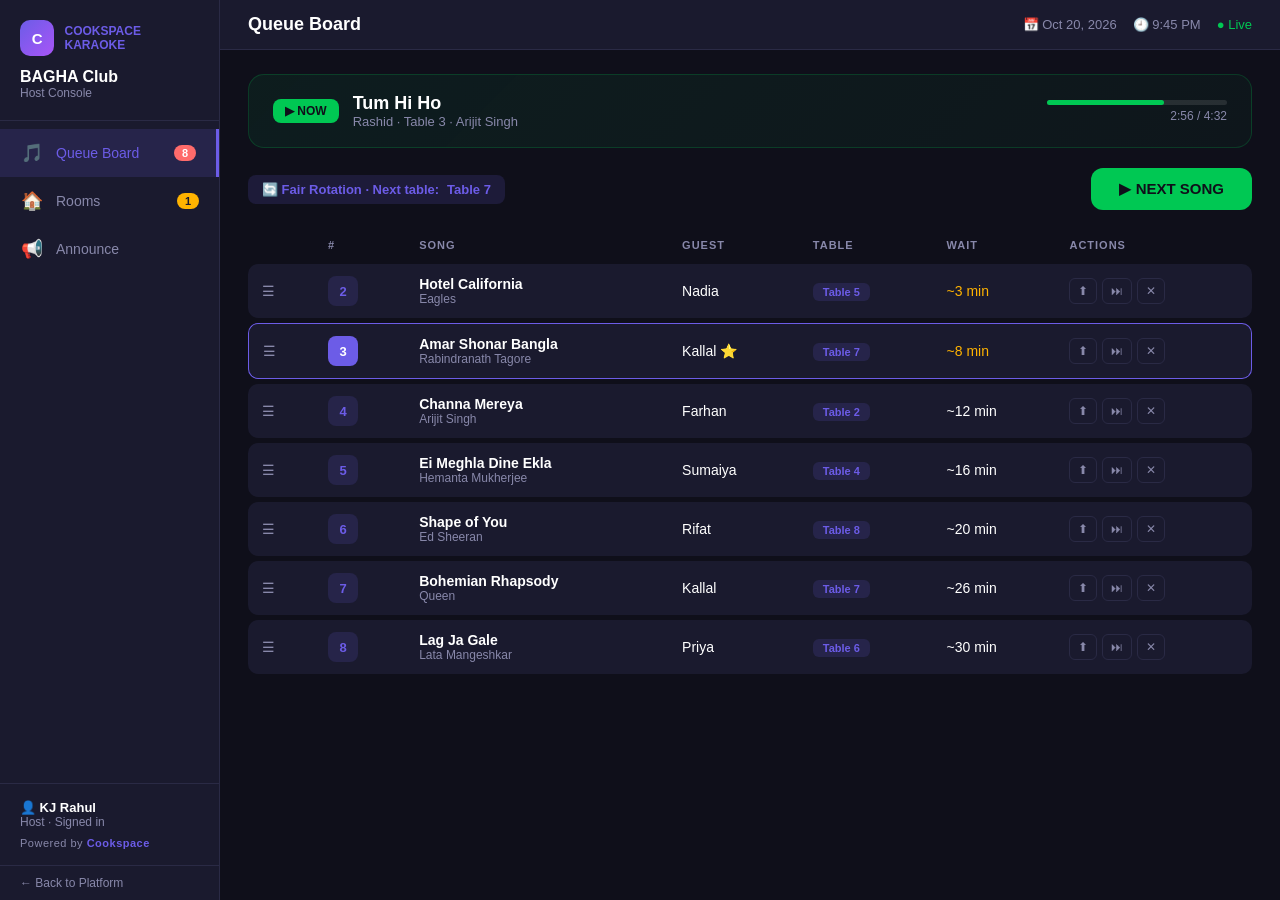
<file: prototype/host.html>
<!DOCTYPE html>
<html lang="en">
<head>
<meta charset="UTF-8">
<meta name="viewport" content="width=device-width, initial-scale=1.0">
<title>Cookspace Karaoke - Host Console</title>
<link rel="stylesheet" href="shared.css">
<style>
  body { display: flex; height: 100vh; overflow: hidden; }

  /* Sidebar */
  .sidebar {
    width: 220px; background: var(--card);
    border-right: 1px solid var(--border);
    display: flex; flex-direction: column; flex-shrink: 0;
  }
  .sb-header { padding: 20px; border-bottom: 1px solid var(--border); }
  .sb-brand { display: flex; align-items: center; gap: 10px; margin-bottom: 12px; }
  .sb-logo {
    width: 36px; height: 36px; border-radius: 10px;
    background: linear-gradient(135deg, var(--primary), #a855f7);
    display: flex; align-items: center; justify-content: center;
    font-size: 15px; font-weight: 700; color: white;
  }
  .sb-platform { font-size: 12px; font-weight: 700; color: var(--primary); }
  .sb-venue { font-size: 16px; font-weight: 700; margin-top: 2px; }
  .sb-venue-sub { font-size: 12px; color: var(--text-dim); }

  .sb-nav { flex: 1; padding: 8px 0; }
  .sb-btn {
    display: flex; align-items: center; gap: 12px;
    padding: 13px 20px; width: 100%;
    background: none; border: none; color: var(--text-dim);
    font-size: 14px; cursor: pointer; transition: all 0.2s;
    font-family: var(--font); text-align: left;
  }
  .sb-btn:hover { background: rgba(255,255,255,0.03); color: var(--text); }
  .sb-btn.active { background: var(--primary-light); color: var(--primary); border-right: 3px solid var(--primary); }
  .sb-btn .ico { font-size: 18px; width: 24px; text-align: center; }
  .sb-btn .cnt { margin-left: auto; background: var(--accent); color: white; font-size: 11px; padding: 2px 8px; border-radius: 8px; font-weight: 700; }

  .sb-footer {
    padding: 16px 20px; border-top: 1px solid var(--border); font-size: 12px; color: var(--text-dim);
  }
  .sb-home {
    display: flex; align-items: center; gap: 6px;
    padding: 10px 20px; font-size: 12px; color: var(--text-dim);
    text-decoration: none; border-top: 1px solid var(--border);
    transition: color 0.2s;
  }
  .sb-home:hover { color: var(--primary); }
  .sb-staff { color: var(--text); font-weight: 600; font-size: 13px; }

  /* Main */
  .main { flex: 1; display: flex; flex-direction: column; overflow: hidden; }
  .topbar {
    display: flex; align-items: center; justify-content: space-between;
    padding: 14px 28px; background: var(--card);
    border-bottom: 1px solid var(--border);
  }
  .topbar h2 { font-size: 18px; font-weight: 700; }
  .topbar-right { display: flex; align-items: center; gap: 16px; font-size: 13px; color: var(--text-dim); }
  .live-dot { color: var(--success); }
  .content { flex: 1; overflow-y: auto; padding: 24px 28px; }
  .panel { display: none; }
  .panel.active { display: block; }

  /* Now Playing bar */
  .np-bar {
    background: linear-gradient(135deg, rgba(0,200,83,0.08), rgba(0,200,83,0.04));
    border: 1px solid rgba(0,200,83,0.2); border-radius: var(--radius-lg);
    padding: 18px 24px; margin-bottom: 20px;
    display: flex; align-items: center; justify-content: space-between;
  }
  .np-left { display: flex; align-items: center; gap: 14px; }
  .np-badge {
    background: var(--success); color: #0F0F1A; padding: 5px 12px;
    border-radius: var(--radius-sm); font-weight: 700; font-size: 12px;
  }
  .np-song { font-size: 18px; font-weight: 700; }
  .np-singer { color: var(--text-dim); font-size: 13px; }
  .np-progress { width: 180px; }
  .np-bar-track { height: 5px; background: rgba(255,255,255,0.1); border-radius: 3px; }
  .np-bar-fill { width: 65%; height: 100%; background: var(--success); border-radius: 3px; }
  .np-time { font-size: 12px; color: var(--text-dim); text-align: right; margin-top: 4px; }

  /* Queue controls */
  .q-controls { display: flex; justify-content: space-between; align-items: center; margin-bottom: 16px; }
  .rotation-pill {
    display: inline-flex; align-items: center; gap: 8px;
    padding: 7px 14px; border-radius: var(--radius-sm);
    background: var(--primary-light); font-size: 13px; color: var(--primary); font-weight: 600;
  }
  .btn-next {
    padding: 12px 28px; border-radius: var(--radius-md); border: none;
    background: var(--success); color: #0F0F1A;
    font-size: 15px; font-weight: 700; cursor: pointer;
    font-family: var(--font); transition: all 0.2s;
  }
  .btn-next:hover { transform: scale(1.02); }

  /* Queue table */
  .qtbl { width: 100%; border-collapse: separate; border-spacing: 0 5px; }
  .qtbl th { text-align: left; padding: 8px 14px; font-size: 11px; color: var(--text-dim); text-transform: uppercase; letter-spacing: 1px; }
  .qtbl td { padding: 12px 14px; background: var(--card); font-size: 14px; }
  .qtbl tr td:first-child { border-radius: 10px 0 0 10px; }
  .qtbl tr td:last-child { border-radius: 0 10px 10px 0; }
  .qtbl tr.you td { border-top: 1px solid var(--primary); border-bottom: 1px solid var(--primary); }
  .qtbl tr.you td:first-child { border-left: 1px solid var(--primary); }
  .qtbl tr.you td:last-child { border-right: 1px solid var(--primary); }
  .q-pos {
    width: 30px; height: 30px; border-radius: var(--radius-sm);
    background: var(--primary-light); color: var(--primary);
    display: inline-flex; align-items: center; justify-content: center; font-weight: 700; font-size: 13px;
  }
  .q-drag { cursor: grab; color: var(--text-dim); }
  .q-song-name { font-weight: 600; }
  .q-song-artist { color: var(--text-dim); font-size: 12px; }
  .q-table-pill { padding: 3px 10px; border-radius: 6px; font-size: 11px; font-weight: 600; background: var(--primary-light); color: var(--primary); }
  .q-actions { display: flex; gap: 5px; }
  .q-btn {
    padding: 5px 8px; border-radius: 6px; border: 1px solid var(--border);
    background: transparent; color: var(--text-dim); cursor: pointer; font-size: 12px; transition: all 0.2s;
  }
  .q-btn:hover { background: rgba(255,255,255,0.05); color: var(--text); }

  /* Room grid */
  .room-grid { display: grid; grid-template-columns: repeat(3, 1fr); gap: 16px; }
  .room-card {
    background: var(--card); border-radius: var(--radius-lg);
    padding: 22px; border: 1px solid var(--border);
  }
  .room-card.free { border-color: rgba(0,200,83,0.25); }
  .room-card.occ { border-color: rgba(108,92,231,0.25); }
  .room-card.ending { border-color: rgba(255,179,0,0.4); }
  .rc-header { display: flex; justify-content: space-between; align-items: center; margin-bottom: 12px; }
  .rc-name { font-size: 18px; font-weight: 700; }
  .rc-timer { font-size: 30px; font-weight: 800; margin: 10px 0; }
  .rc-timer.t-normal { color: var(--primary); }
  .rc-timer.t-warn { color: var(--warning); }
  .rc-timer.t-free { color: var(--success); }
  .rc-detail { color: var(--text-dim); font-size: 13px; margin-bottom: 4px; }
  .rc-group { font-weight: 600; font-size: 14px; }
  .rc-actions { display: flex; gap: 8px; margin-top: 14px; }
  .rc-btn {
    flex: 1; padding: 9px; border-radius: var(--radius-sm); border: none;
    font-size: 13px; font-weight: 600; cursor: pointer; font-family: var(--font);
  }
  .rc-btn.extend { background: var(--primary); color: white; }
  .rc-btn.end { background: var(--danger-light); color: var(--danger); border: 1px solid rgba(255,71,87,0.3); }
  .rc-btn.book { background: var(--success); color: #0F0F1A; }

  /* Announcements */
  .ann-section { max-width: 680px; }
  .ann-card {
    background: var(--card); border-radius: var(--radius-lg);
    padding: 24px; margin-bottom: 20px; border: 1px solid var(--border);
  }
  .ann-label { font-size: 12px; color: var(--text-dim); text-transform: uppercase; letter-spacing: 2px; margin-bottom: 6px; }
  .ann-singer { font-size: 26px; font-weight: 800; text-align: center; }
  .ann-song { font-size: 16px; color: var(--primary); text-align: center; margin-top: 4px; }
  .ann-next {
    display: flex; align-items: center; gap: 14px;
    background: var(--card); border-radius: var(--radius-lg);
    padding: 16px 20px; margin-bottom: 20px; border: 1px solid var(--border);
  }
  .ann-next-badge { background: var(--warning-light); color: var(--warning); padding: 5px 12px; border-radius: var(--radius-sm); font-weight: 700; font-size: 12px; white-space: nowrap; }
  .ann-next-name { font-weight: 700; }
  .ann-next-song { color: var(--text-dim); font-size: 13px; }
  .ann-manual { margin-top: 20px; }
  .ann-manual label { font-size: 14px; font-weight: 600; display: block; margin-bottom: 8px; }
  .ann-presets { display: flex; flex-wrap: wrap; gap: 8px; margin: 12px 0; }
  .ann-preset {
    padding: 7px 14px; border-radius: var(--radius-sm); border: 1px solid var(--border);
    background: transparent; color: var(--text-dim); cursor: pointer; font-size: 12px;
    font-family: var(--font); transition: all 0.2s;
  }
  .ann-preset:hover { border-color: var(--primary); color: var(--primary); }
</style>
</head>
<body>

<div class="sidebar">
  <div class="sb-header">
    <div class="sb-brand">
      <div class="sb-logo">C</div>
      <div class="sb-platform">COOKSPACE KARAOKE</div>
    </div>
    <div class="sb-venue">BAGHA Club</div>
    <div class="sb-venue-sub">Host Console</div>
  </div>
  <div class="sb-nav">
    <button class="sb-btn active" onclick="showPanel('h1',this)"><span class="ico">🎵</span> Queue Board <span class="cnt">8</span></button>
    <button class="sb-btn" onclick="showPanel('h2',this)"><span class="ico">🏠</span> Rooms <span class="cnt" style="background:var(--warning);color:#1a1a2e;">1</span></button>
    <button class="sb-btn" onclick="showPanel('h3',this)"><span class="ico">📢</span> Announce</button>
  </div>
  <div class="sb-footer">
    <div class="sb-staff">👤 KJ Rahul</div>
    <div>Host · Signed in</div>
    <div class="powered-by" style="padding:8px 0 0;text-align:left;">Powered by <strong>Cookspace</strong></div>
  </div>
  <a href="index.html" class="sb-home">← Back to Platform</a>
</div>

<div class="main">
  <div class="topbar">
    <h2 id="panel-title">Queue Board</h2>
    <div class="topbar-right">
      <span>📅 Oct 20, 2026</span>
      <span>🕘 9:45 PM</span>
      <span class="live-dot">● Live</span>
    </div>
  </div>

  <div class="content">
    <!-- H1: Queue Board -->
    <div id="h1" class="panel active">
      <div class="np-bar">
        <div class="np-left">
          <div class="np-badge pulse">▶ NOW</div>
          <div>
            <div class="np-song">Tum Hi Ho</div>
            <div class="np-singer">Rashid · Table 3 · Arijit Singh</div>
          </div>
        </div>
        <div class="np-progress">
          <div class="np-bar-track"><div class="np-bar-fill"></div></div>
          <div class="np-time">2:56 / 4:32</div>
        </div>
      </div>

      <div class="q-controls">
        <div class="rotation-pill">🔄 Fair Rotation · Next table: <strong>Table 7</strong></div>
        <button class="btn-next" onclick="showToast('✓','Advanced to next song')">▶ NEXT SONG</button>
      </div>

      <table class="qtbl">
        <thead><tr><th></th><th>#</th><th>Song</th><th>Guest</th><th>Table</th><th>Wait</th><th>Actions</th></tr></thead>
        <tbody>
          <tr>
            <td><span class="q-drag">☰</span></td>
            <td><span class="q-pos">2</span></td>
            <td><div class="q-song-name">Hotel California</div><div class="q-song-artist">Eagles</div></td>
            <td>Nadia</td>
            <td><span class="q-table-pill">Table 5</span></td>
            <td style="color:var(--warning);">~3 min</td>
            <td><div class="q-actions"><button class="q-btn" onclick="showToast('⬆','Moved to priority')">⬆</button><button class="q-btn" onclick="showToast('⏭','Skipped')">⏭</button><button class="q-btn" onclick="showToast('✕','Removed')">✕</button></div></td>
          </tr>
          <tr class="you">
            <td><span class="q-drag">☰</span></td>
            <td><span class="q-pos" style="background:var(--primary);color:white;">3</span></td>
            <td><div class="q-song-name">Amar Shonar Bangla</div><div class="q-song-artist">Rabindranath Tagore</div></td>
            <td>Kallal ⭐</td>
            <td><span class="q-table-pill">Table 7</span></td>
            <td style="color:var(--warning);">~8 min</td>
            <td><div class="q-actions"><button class="q-btn" onclick="showToast('⬆','Moved to priority')">⬆</button><button class="q-btn" onclick="showToast('⏭','Skipped')">⏭</button><button class="q-btn" onclick="showToast('✕','Removed')">✕</button></div></td>
          </tr>
          <tr>
            <td><span class="q-drag">☰</span></td>
            <td><span class="q-pos">4</span></td>
            <td><div class="q-song-name">Channa Mereya</div><div class="q-song-artist">Arijit Singh</div></td>
            <td>Farhan</td>
            <td><span class="q-table-pill">Table 2</span></td>
            <td>~12 min</td>
            <td><div class="q-actions"><button class="q-btn" onclick="showToast('⬆','Moved to priority')">⬆</button><button class="q-btn" onclick="showToast('⏭','Skipped')">⏭</button><button class="q-btn" onclick="showToast('✕','Removed')">✕</button></div></td>
          </tr>
          <tr>
            <td><span class="q-drag">☰</span></td>
            <td><span class="q-pos">5</span></td>
            <td><div class="q-song-name">Ei Meghla Dine Ekla</div><div class="q-song-artist">Hemanta Mukherjee</div></td>
            <td>Sumaiya</td>
            <td><span class="q-table-pill">Table 4</span></td>
            <td>~16 min</td>
            <td><div class="q-actions"><button class="q-btn" onclick="showToast('⬆','Moved to priority')">⬆</button><button class="q-btn" onclick="showToast('⏭','Skipped')">⏭</button><button class="q-btn" onclick="showToast('✕','Removed')">✕</button></div></td>
          </tr>
          <tr>
            <td><span class="q-drag">☰</span></td>
            <td><span class="q-pos">6</span></td>
            <td><div class="q-song-name">Shape of You</div><div class="q-song-artist">Ed Sheeran</div></td>
            <td>Rifat</td>
            <td><span class="q-table-pill">Table 8</span></td>
            <td>~20 min</td>
            <td><div class="q-actions"><button class="q-btn" onclick="showToast('⬆','Moved to priority')">⬆</button><button class="q-btn" onclick="showToast('⏭','Skipped')">⏭</button><button class="q-btn" onclick="showToast('✕','Removed')">✕</button></div></td>
          </tr>
          <tr>
            <td><span class="q-drag">☰</span></td>
            <td><span class="q-pos">7</span></td>
            <td><div class="q-song-name">Bohemian Rhapsody</div><div class="q-song-artist">Queen</div></td>
            <td>Kallal</td>
            <td><span class="q-table-pill">Table 7</span></td>
            <td>~26 min</td>
            <td><div class="q-actions"><button class="q-btn" onclick="showToast('⬆','Moved to priority')">⬆</button><button class="q-btn" onclick="showToast('⏭','Skipped')">⏭</button><button class="q-btn" onclick="showToast('✕','Removed')">✕</button></div></td>
          </tr>
          <tr>
            <td><span class="q-drag">☰</span></td>
            <td><span class="q-pos">8</span></td>
            <td><div class="q-song-name">Lag Ja Gale</div><div class="q-song-artist">Lata Mangeshkar</div></td>
            <td>Priya</td>
            <td><span class="q-table-pill">Table 6</span></td>
            <td>~30 min</td>
            <td><div class="q-actions"><button class="q-btn" onclick="showToast('⬆','Moved to priority')">⬆</button><button class="q-btn" onclick="showToast('⏭','Skipped')">⏭</button><button class="q-btn" onclick="showToast('✕','Removed')">✕</button></div></td>
          </tr>
        </tbody>
      </table>
    </div>

    <!-- H2: Room Overview -->
    <div id="h2" class="panel">
      <div class="room-grid">
        <div class="room-card occ">
          <div class="rc-header"><div class="rc-name">🏠 Room A</div><span class="badge badge-primary">Occupied</span></div>
          <div class="rc-group">Rashid's Birthday Party</div>
          <div class="rc-detail">👥 8 guests · Cap: 12</div>
          <div class="rc-timer t-normal">1:24:30</div>
          <div class="rc-detail">8:15 PM → 10:15 PM</div>
          <div class="rc-actions"><button class="rc-btn extend" onclick="showToast('✓','Extended 1 hour — Tk 1,500')">+1 Hour</button><button class="rc-btn end" onclick="showToast('✓','Session ended')">End</button></div>
        </div>
        <div class="room-card ending">
          <div class="rc-header"><div class="rc-name">🏠 Room B</div><span class="badge badge-warning">Ending Soon</span></div>
          <div class="rc-group">Nadia &amp; Friends</div>
          <div class="rc-detail">👥 5 guests · Cap: 8</div>
          <div class="rc-timer t-warn pulse">0:08:15</div>
          <div class="rc-detail">7:45 PM → 9:45 PM</div>
          <div class="rc-actions"><button class="rc-btn extend" onclick="showToast('✓','Extended 1 hour — Tk 1,200')">+1 Hour</button><button class="rc-btn end" onclick="showToast('✓','Session ended')">End</button></div>
        </div>
        <div class="room-card occ">
          <div class="rc-header"><div class="rc-name">🏠 Room C</div><span class="badge badge-primary">Occupied</span></div>
          <div class="rc-group">Corporate — GrameenPhone</div>
          <div class="rc-detail">👥 14 guests · Cap: 20</div>
          <div class="rc-timer t-normal">2:10:45</div>
          <div class="rc-detail">7:30 PM → 11:30 PM</div>
          <div class="rc-actions"><button class="rc-btn extend" onclick="showToast('✓','Extended 1 hour — Tk 2,000')">+1 Hour</button><button class="rc-btn end" onclick="showToast('✓','Session ended')">End</button></div>
        </div>
        <div class="room-card free">
          <div class="rc-header"><div class="rc-name">🏠 Room D</div><span class="badge badge-success">Free</span></div>
          <div class="rc-detail">Cap: 10 · Tk 1,500/hr</div>
          <div class="rc-timer t-free">Available</div>
          <div class="rc-detail">Next booking: 10:30 PM</div>
          <div class="rc-actions"><button class="rc-btn book" onclick="showToast('✓','Walk-in booked!')">Book Walk-in</button></div>
        </div>
        <div class="room-card occ">
          <div class="rc-header"><div class="rc-name">🏠 Room E</div><span class="badge badge-primary">Occupied</span></div>
          <div class="rc-group">Farhan &amp; Co.</div>
          <div class="rc-detail">👥 6 guests · Cap: 8</div>
          <div class="rc-timer t-normal">0:45:20</div>
          <div class="rc-detail">9:00 PM → 11:00 PM</div>
          <div class="rc-actions"><button class="rc-btn extend" onclick="showToast('✓','Extended 1 hour — Tk 1,200')">+1 Hour</button><button class="rc-btn end" onclick="showToast('✓','Session ended')">End</button></div>
        </div>
        <div class="room-card free">
          <div class="rc-header"><div class="rc-name">🏠 Room F</div><span class="badge badge-success">Free</span></div>
          <div class="rc-detail">Cap: 6 · Tk 1,000/hr</div>
          <div class="rc-timer t-free">Available</div>
          <div class="rc-detail">No bookings tonight</div>
          <div class="rc-actions"><button class="rc-btn book" onclick="showToast('✓','Walk-in booked!')">Book Walk-in</button></div>
        </div>
      </div>
    </div>

    <!-- H3: Announcements -->
    <div id="h3" class="panel">
      <div class="ann-section">
        <div class="ann-card">
          <div class="ann-label">🎤 On Stage Now</div>
          <div class="ann-singer">Rashid</div>
          <div class="ann-song">Tum Hi Ho — Arijit Singh</div>
        </div>
        <div class="ann-next">
          <div class="ann-next-badge">UP NEXT</div>
          <div><div class="ann-next-name">Nadia · Table 5</div><div class="ann-next-song">Hotel California — Eagles</div></div>
        </div>
        <div class="ann-manual">
          <label>Custom Announcement</label>
          <input class="input" id="annText" placeholder="Type a message for the stage screen..." value="Happy Birthday Rashid! 🎂🎉">
          <div class="ann-presets">
            <button class="ann-preset" onclick="document.getElementById('annText').value='Happy Birthday! 🎂'">🎂 Birthday</button>
            <button class="ann-preset" onclick="document.getElementById('annText').value='Last call for song requests!'">🎵 Last Call</button>
            <button class="ann-preset" onclick="document.getElementById('annText').value='Happy Hour: 50% off cocktails!'">🍸 Happy Hour</button>
            <button class="ann-preset" onclick="document.getElementById('annText').value='Closing in 30 minutes'">🕐 Closing</button>
            <button class="ann-preset" onclick="document.getElementById('annText').value='Welcome to karaoke night!'">🎉 Welcome</button>
          </div>
          <button class="btn btn-primary" style="width:auto;" onclick="showToast('📢','Sent to stage screen')">📢 Send to Stage Screen</button>
        </div>
      </div>
    </div>
  </div>
</div>

<div class="toast" id="toast"><span class="toast-icon" id="toastIcon"></span><span id="toastMsg"></span></div>

<script src="config.js"></script>
<script>
const titles = { h1: 'Queue Board', h2: 'Room Overview', h3: 'Announcements' };
function showPanel(id, btn) {
  document.querySelectorAll('.panel').forEach(p => p.classList.remove('active'));
  document.querySelectorAll('.sb-btn').forEach(b => b.classList.remove('active'));
  document.getElementById(id).classList.add('active');
  if (btn) btn.classList.add('active');
  document.getElementById('panel-title').textContent = titles[id];
}
function showToast(icon, msg) {
  const t = document.getElementById('toast');
  document.getElementById('toastIcon').textContent = icon;
  document.getElementById('toastMsg').textContent = msg;
  t.classList.add('show');
  setTimeout(() => t.classList.remove('show'), 2500);
}
</script>
</body>
</html>
</file>
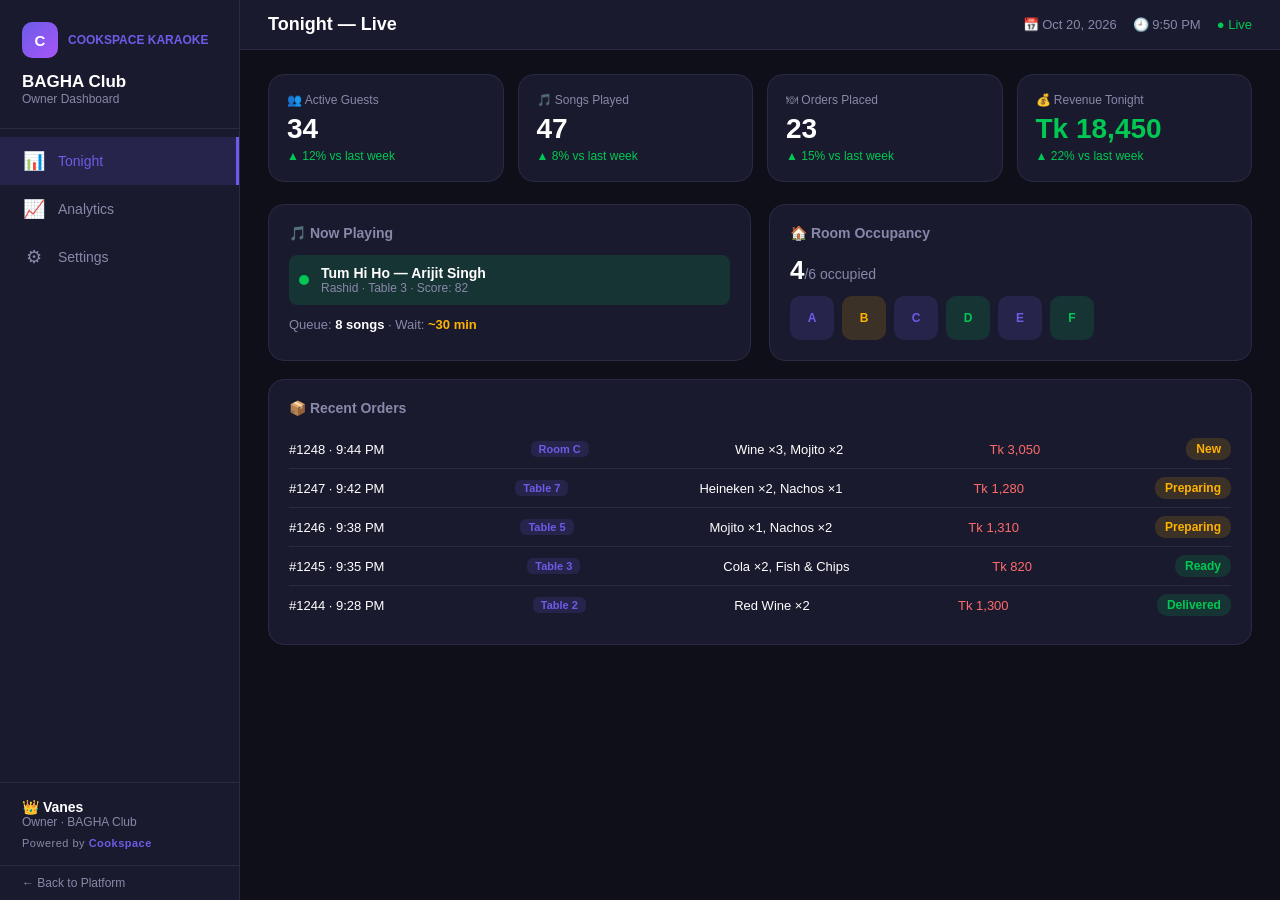
<file: prototype/owner.html>
<!DOCTYPE html>
<html lang="en">
<head>
<meta charset="UTF-8">
<meta name="viewport" content="width=device-width, initial-scale=1.0">
<title>Cookspace Karaoke - Owner Dashboard</title>
<link rel="stylesheet" href="shared.css">
<style>
  body { display: flex; height: 100vh; overflow: hidden; }

  /* Sidebar */
  .sidebar {
    width: 240px; background: var(--card);
    border-right: 1px solid var(--border);
    display: flex; flex-direction: column; flex-shrink: 0;
  }
  .sb-header { padding: 22px; border-bottom: 1px solid var(--border); }
  .sb-brand { display: flex; align-items: center; gap: 10px; margin-bottom: 14px; }
  .sb-logo {
    width: 36px; height: 36px; border-radius: 10px;
    background: linear-gradient(135deg, var(--primary), #a855f7);
    display: flex; align-items: center; justify-content: center;
    font-size: 15px; font-weight: 700; color: white;
  }
  .sb-platform { font-size: 12px; font-weight: 700; color: var(--primary); }
  .sb-venue { font-size: 17px; font-weight: 700; }
  .sb-vsub { font-size: 12px; color: var(--text-dim); }
  .sb-nav { flex: 1; padding: 8px 0; }
  .sb-btn {
    display: flex; align-items: center; gap: 12px;
    padding: 13px 22px; width: 100%;
    background: none; border: none; color: var(--text-dim);
    font-size: 14px; cursor: pointer; font-family: var(--font); text-align: left;
    transition: all 0.2s;
  }
  .sb-btn:hover { background: rgba(255,255,255,0.03); color: var(--text); }
  .sb-btn.active { background: var(--primary-light); color: var(--primary); border-right: 3px solid var(--primary); }
  .sb-btn .ico { font-size: 18px; width: 24px; text-align: center; }
  .sb-footer { padding: 16px 22px; border-top: 1px solid var(--border); font-size: 12px; color: var(--text-dim); }
  .sb-home {
    display: flex; align-items: center; gap: 6px;
    padding: 10px 22px; font-size: 12px; color: var(--text-dim);
    text-decoration: none; border-top: 1px solid var(--border);
    transition: color 0.2s;
  }
  .sb-home:hover { color: var(--primary); }
  .sb-owner { color: var(--text); font-weight: 600; font-size: 14px; }

  /* Main */
  .main { flex: 1; display: flex; flex-direction: column; overflow: hidden; }
  .topbar {
    display: flex; align-items: center; justify-content: space-between;
    padding: 14px 28px; background: var(--card); border-bottom: 1px solid var(--border);
  }
  .topbar h2 { font-size: 18px; font-weight: 700; }
  .topbar-right { display: flex; align-items: center; gap: 16px; font-size: 13px; color: var(--text-dim); }
  .content { flex: 1; overflow-y: auto; padding: 24px 28px; }
  .panel { display: none; }
  .panel.active { display: block; }

  /* Stats */
  .stat-grid { display: grid; grid-template-columns: repeat(4, 1fr); gap: 14px; margin-bottom: 22px; }
  .stat-card { background: var(--card); border-radius: var(--radius-lg); padding: 18px; border: 1px solid var(--border); }
  .sc-label { font-size: 12px; color: var(--text-dim); margin-bottom: 6px; }
  .sc-val { font-size: 28px; font-weight: 800; }
  .sc-change { font-size: 12px; margin-top: 4px; }
  .sc-change.up { color: var(--success); }

  /* Widget */
  .w-grid { display: grid; grid-template-columns: 1fr 1fr; gap: 18px; margin-bottom: 18px; }
  .w-full { grid-column: 1 / -1; }
  .widget { background: var(--card); border-radius: var(--radius-lg); padding: 20px; border: 1px solid var(--border); }
  .widget h3 { font-size: 14px; font-weight: 700; color: var(--text-dim); margin-bottom: 14px; }

  /* NP widget */
  .np-widget { display: flex; align-items: center; gap: 12px; padding: 10px; background: var(--success-light); border-radius: var(--radius-sm); }
  .np-dot { width: 10px; height: 10px; border-radius: 50%; background: var(--success); animation: pulse 2s infinite; }
  .np-song { font-weight: 600; font-size: 14px; }
  .np-sub { font-size: 12px; color: var(--text-dim); }

  /* Order rows */
  .ord-row { display: flex; justify-content: space-between; align-items: center; padding: 8px 0; border-bottom: 1px solid var(--border); font-size: 13px; }
  .ord-row:last-child { border: none; }
  .ord-table { padding: 2px 8px; border-radius: 6px; font-size: 11px; font-weight: 600; background: var(--primary-light); color: var(--primary); }

  /* Room dots */
  .room-occ-grid { display: flex; gap: 8px; flex-wrap: wrap; }
  .rd { width: 44px; height: 44px; border-radius: 10px; display: flex; align-items: center; justify-content: center; font-size: 12px; font-weight: 700; }
  .rd.occ { background: var(--primary-light); color: var(--primary); }
  .rd.free { background: var(--success-light); color: var(--success); }
  .rd.warn { background: var(--warning-light); color: var(--warning); }

  /* Bar charts */
  .bar-chart { display: flex; align-items: flex-end; gap: 8px; height: 150px; }
  .bc-col { flex: 1; display: flex; flex-direction: column; align-items: center; }
  .bc-val { font-size: 11px; font-weight: 600; margin-bottom: 4px; }
  .bc-bar { width: 100%; border-radius: 5px 5px 0 0; background: linear-gradient(180deg, var(--primary), rgba(108,92,231,0.4)); min-height: 4px; }
  .bc-label { font-size: 10px; color: var(--text-dim); margin-top: 6px; }

  /* H bars */
  .hb-row { display: flex; align-items: center; gap: 10px; padding: 6px 0; }
  .hb-name { width: 130px; font-size: 12px; white-space: nowrap; overflow: hidden; text-overflow: ellipsis; }
  .hb-track { flex: 1; height: 7px; background: rgba(255,255,255,0.05); border-radius: 4px; overflow: hidden; }
  .hb-fill { height: 100%; border-radius: 4px; }
  .hb-fill.purple { background: var(--primary); }
  .hb-fill.red { background: var(--accent); }
  .hb-fill.green { background: var(--success); }
  .hb-fill.yellow { background: var(--warning); }
  .hb-val { width: 60px; text-align: right; font-size: 12px; font-weight: 600; color: var(--text-dim); }

  /* Heatmap */
  .heatmap { display: grid; grid-template-columns: 55px repeat(7, 1fr); gap: 3px; }
  .hm-label { font-size: 10px; color: var(--text-dim); display: flex; align-items: center; }
  .hm-cell { aspect-ratio: 1; border-radius: 5px; display: flex; align-items: center; justify-content: center; font-size: 9px; font-weight: 600; }
  .h0 { background: rgba(108,92,231,0.04); color: transparent; }
  .h1 { background: rgba(108,92,231,0.12); color: var(--text-dim); }
  .h2 { background: rgba(108,92,231,0.25); color: var(--text-secondary); }
  .h3 { background: rgba(108,92,231,0.45); color: var(--text); }
  .h4 { background: rgba(108,92,231,0.7); color: var(--text); }

  /* Settings */
  .s-grid { display: grid; grid-template-columns: 1fr 1fr; gap: 20px; }
  .s-section { margin-bottom: 24px; }
  .s-section h3 { font-size: 15px; font-weight: 700; margin-bottom: 12px; }
  .s-table { width: 100%; border-collapse: separate; border-spacing: 0 4px; }
  .s-table th { text-align: left; padding: 6px 10px; font-size: 11px; color: var(--text-dim); text-transform: uppercase; letter-spacing: 1px; }
  .s-table td { padding: 9px 10px; background: var(--card); font-size: 13px; }
  .s-table tr td:first-child { border-radius: 8px 0 0 8px; }
  .s-table tr td:last-child { border-radius: 0 8px 8px 0; }
  .role-badge { padding: 3px 10px; border-radius: 6px; font-size: 11px; font-weight: 600; }
  .r-host { background: var(--success-light); color: var(--success); }
  .r-bar { background: var(--accent-light); color: var(--accent); }
  .r-desk { background: var(--warning-light); color: var(--warning); }
  .r-owner { background: var(--primary-light); color: var(--primary); }

  .conf-row {
    display: flex; align-items: center; justify-content: space-between;
    padding: 10px 14px; background: var(--card); border-radius: var(--radius-sm);
    margin-bottom: 6px; border: 1px solid var(--border); font-size: 13px;
  }
  .conf-num {
    width: 50px; padding: 5px 8px; border-radius: 6px;
    background: rgba(255,255,255,0.05); border: 1px solid var(--border);
    color: var(--text); text-align: center; font-size: 13px; font-weight: 600;
  }
  .qr-grid { display: grid; grid-template-columns: repeat(4, 1fr); gap: 10px; }
  .qr-card { background: var(--card); border-radius: 10px; padding: 14px; text-align: center; border: 1px solid var(--border); }
  .qr-ph {
    width: 56px; height: 56px; margin: 0 auto 6px; background: white; border-radius: 8px;
    display: flex; align-items: center; justify-content: center;
  }
  .qr-inner { width: 44px; height: 44px; border-radius: 4px; background: repeating-conic-gradient(#1a1a2e 0% 25%, white 0% 50%) 0 0 / 8px 8px; }
  .qr-label { font-size: 12px; font-weight: 600; }
  .insight { margin-top: 14px; padding: 12px; background: var(--primary-light); border-radius: var(--radius-sm); font-size: 12px; color: var(--primary); }
</style>
</head>
<body>

<div class="sidebar">
  <div class="sb-header">
    <div class="sb-brand">
      <div class="sb-logo">C</div>
      <div class="sb-platform">COOKSPACE KARAOKE</div>
    </div>
    <div class="sb-venue">BAGHA Club</div>
    <div class="sb-vsub">Owner Dashboard</div>
  </div>
  <div class="sb-nav">
    <button class="sb-btn active" onclick="showPanel('d1',this)"><span class="ico">📊</span> Tonight</button>
    <button class="sb-btn" onclick="showPanel('d2',this)"><span class="ico">📈</span> Analytics</button>
    <button class="sb-btn" onclick="showPanel('d3',this)"><span class="ico">⚙</span> Settings</button>
  </div>
  <div class="sb-footer">
    <div class="sb-owner">👑 Vanes</div>
    <div>Owner · BAGHA Club</div>
    <div class="powered-by" style="padding:8px 0 0;text-align:left;">Powered by <strong>Cookspace</strong></div>
  </div>
  <a href="index.html" class="sb-home">← Back to Platform</a>
</div>

<div class="main">
  <div class="topbar">
    <h2 id="panel-title">Tonight — Live</h2>
    <div class="topbar-right">
      <span>📅 Oct 20, 2026</span>
      <span>🕘 9:50 PM</span>
      <span style="color:var(--success);">● Live</span>
    </div>
  </div>

  <div class="content">
    <!-- D1: Tonight -->
    <div id="d1" class="panel active">
      <div class="stat-grid">
        <div class="stat-card"><div class="sc-label">👥 Active Guests</div><div class="sc-val">34</div><div class="sc-change up">▲ 12% vs last week</div></div>
        <div class="stat-card"><div class="sc-label">🎵 Songs Played</div><div class="sc-val">47</div><div class="sc-change up">▲ 8% vs last week</div></div>
        <div class="stat-card"><div class="sc-label">🍽 Orders Placed</div><div class="sc-val">23</div><div class="sc-change up">▲ 15% vs last week</div></div>
        <div class="stat-card"><div class="sc-label">💰 Revenue Tonight</div><div class="sc-val" style="color:var(--success);">Tk 18,450</div><div class="sc-change up">▲ 22% vs last week</div></div>
      </div>
      <div class="w-grid">
        <div class="widget">
          <h3>🎵 Now Playing</h3>
          <div class="np-widget"><div class="np-dot"></div><div><div class="np-song">Tum Hi Ho — Arijit Singh</div><div class="np-sub">Rashid · Table 3 · Score: 82</div></div></div>
          <div style="margin-top:12px;font-size:13px;color:var(--text-dim);">Queue: <strong style="color:var(--text);">8 songs</strong> · Wait: <strong style="color:var(--warning);">~30 min</strong></div>
        </div>
        <div class="widget">
          <h3>🏠 Room Occupancy</h3>
          <div style="font-size:26px;font-weight:800;margin-bottom:10px;">4<span style="color:var(--text-dim);font-size:14px;font-weight:400;">/6 occupied</span></div>
          <div class="room-occ-grid">
            <div class="rd occ">A</div><div class="rd warn">B</div><div class="rd occ">C</div>
            <div class="rd free">D</div><div class="rd occ">E</div><div class="rd free">F</div>
          </div>
        </div>
        <div class="widget w-full">
          <h3>📦 Recent Orders</h3>
          <div class="ord-row"><span>#1248 · 9:44 PM</span><span class="ord-table">Room C</span><span>Wine ×3, Mojito ×2</span><span style="color:var(--accent);">Tk 3,050</span><span class="badge badge-warning">New</span></div>
          <div class="ord-row"><span>#1247 · 9:42 PM</span><span class="ord-table">Table 7</span><span>Heineken ×2, Nachos ×1</span><span style="color:var(--accent);">Tk 1,280</span><span class="badge badge-warning">Preparing</span></div>
          <div class="ord-row"><span>#1246 · 9:38 PM</span><span class="ord-table">Table 5</span><span>Mojito ×1, Nachos ×2</span><span style="color:var(--accent);">Tk 1,310</span><span class="badge badge-warning">Preparing</span></div>
          <div class="ord-row"><span>#1245 · 9:35 PM</span><span class="ord-table">Table 3</span><span>Cola ×2, Fish &amp; Chips</span><span style="color:var(--accent);">Tk 820</span><span class="badge badge-success">Ready</span></div>
          <div class="ord-row"><span>#1244 · 9:28 PM</span><span class="ord-table">Table 2</span><span>Red Wine ×2</span><span style="color:var(--accent);">Tk 1,300</span><span class="badge badge-success">Delivered</span></div>
        </div>
      </div>
    </div>

    <!-- D2: Analytics -->
    <div id="d2" class="panel">
      <div class="w-grid" style="margin-bottom:18px;">
        <div class="widget w-full">
          <h3>📈 Revenue by Night (Last 7 Days)</h3>
          <div class="bar-chart">
            <div class="bc-col"><div class="bc-val">12K</div><div class="bc-bar" style="height:55%;"></div><div class="bc-label">Mon</div></div>
            <div class="bc-col"><div class="bc-val">8K</div><div class="bc-bar" style="height:37%;"></div><div class="bc-label">Tue</div></div>
            <div class="bc-col"><div class="bc-val">15K</div><div class="bc-bar" style="height:68%;"></div><div class="bc-label">Wed</div></div>
            <div class="bc-col"><div class="bc-val">22K</div><div class="bc-bar" style="height:100%;background:linear-gradient(180deg,var(--success),rgba(0,200,83,0.4));"></div><div class="bc-label">Thu</div></div>
            <div class="bc-col"><div class="bc-val">19K</div><div class="bc-bar" style="height:86%;"></div><div class="bc-label">Fri</div></div>
            <div class="bc-col"><div class="bc-val">21K</div><div class="bc-bar" style="height:95%;"></div><div class="bc-label">Sat</div></div>
            <div class="bc-col"><div class="bc-val">18K</div><div class="bc-bar" style="height:82%;background:linear-gradient(180deg,var(--warning),rgba(255,179,0,0.4));"></div><div class="bc-label">Sun*</div></div>
          </div>
        </div>
      </div>
      <div class="w-grid" style="margin-bottom:18px;">
        <div class="widget">
          <h3>🎵 Top 10 Songs</h3>
          <div class="hb-row"><span class="hb-name">Tum Hi Ho</span><div class="hb-track"><div class="hb-fill purple" style="width:100%;"></div></div><span class="hb-val">18</span></div>
          <div class="hb-row"><span class="hb-name">Amar Shonar Bangla</span><div class="hb-track"><div class="hb-fill purple" style="width:83%;"></div></div><span class="hb-val">15</span></div>
          <div class="hb-row"><span class="hb-name">Bohemian Rhapsody</span><div class="hb-track"><div class="hb-fill purple" style="width:72%;"></div></div><span class="hb-val">13</span></div>
          <div class="hb-row"><span class="hb-name">Hotel California</span><div class="hb-track"><div class="hb-fill purple" style="width:67%;"></div></div><span class="hb-val">12</span></div>
          <div class="hb-row"><span class="hb-name">Channa Mereya</span><div class="hb-track"><div class="hb-fill purple" style="width:61%;"></div></div><span class="hb-val">11</span></div>
          <div class="hb-row"><span class="hb-name">Shape of You</span><div class="hb-track"><div class="hb-fill purple" style="width:56%;"></div></div><span class="hb-val">10</span></div>
          <div class="hb-row"><span class="hb-name">Ei Meghla Dine Ekla</span><div class="hb-track"><div class="hb-fill purple" style="width:44%;"></div></div><span class="hb-val">8</span></div>
          <div class="hb-row"><span class="hb-name">Lag Ja Gale</span><div class="hb-track"><div class="hb-fill purple" style="width:39%;"></div></div><span class="hb-val">7</span></div>
          <div class="hb-row"><span class="hb-name">Kun Faya Kun</span><div class="hb-track"><div class="hb-fill purple" style="width:33%;"></div></div><span class="hb-val">6</span></div>
          <div class="hb-row"><span class="hb-name">Don't Stop Believin'</span><div class="hb-track"><div class="hb-fill purple" style="width:28%;"></div></div><span class="hb-val">5</span></div>
        </div>
        <div class="widget">
          <h3>🍽 Top Menu Items (Revenue)</h3>
          <div class="hb-row"><span class="hb-name">Heineken Draft</span><div class="hb-track"><div class="hb-fill red" style="width:100%;"></div></div><span class="hb-val">Tk 8.1K</span></div>
          <div class="hb-row"><span class="hb-name">House Red Wine</span><div class="hb-track"><div class="hb-fill red" style="width:80%;"></div></div><span class="hb-val">Tk 6.5K</span></div>
          <div class="hb-row"><span class="hb-name">Mojito</span><div class="hb-track"><div class="hb-fill red" style="width:68%;"></div></div><span class="hb-val">Tk 5.5K</span></div>
          <div class="hb-row"><span class="hb-name">Nachos Supreme</span><div class="hb-track"><div class="hb-fill red" style="width:47%;"></div></div><span class="hb-val">Tk 3.8K</span></div>
          <div class="hb-row"><span class="hb-name">Fish &amp; Chips</span><div class="hb-track"><div class="hb-fill red" style="width:38%;"></div></div><span class="hb-val">Tk 3.1K</span></div>
          <div class="hb-row"><span class="hb-name">Chicken Wings</span><div class="hb-track"><div class="hb-fill red" style="width:34%;"></div></div><span class="hb-val">Tk 2.8K</span></div>
          <div class="hb-row"><span class="hb-name">Coca-Cola</span><div class="hb-track"><div class="hb-fill red" style="width:22%;"></div></div><span class="hb-val">Tk 1.8K</span></div>
        </div>
      </div>
      <div class="w-grid">
        <div class="widget">
          <h3>🔥 Peak Hours Heatmap</h3>
          <div class="heatmap">
            <div class="hm-label"></div><div class="hm-label" style="justify-content:center;">Mon</div><div class="hm-label" style="justify-content:center;">Tue</div><div class="hm-label" style="justify-content:center;">Wed</div><div class="hm-label" style="justify-content:center;">Thu</div><div class="hm-label" style="justify-content:center;">Fri</div><div class="hm-label" style="justify-content:center;">Sat</div><div class="hm-label" style="justify-content:center;">Sun</div>
            <div class="hm-label">6 PM</div><div class="hm-cell h0"></div><div class="hm-cell h0"></div><div class="hm-cell h1">3</div><div class="hm-cell h1">4</div><div class="hm-cell h1">5</div><div class="hm-cell h2">8</div><div class="hm-cell h1">4</div>
            <div class="hm-label">7 PM</div><div class="hm-cell h1">4</div><div class="hm-cell h1">3</div><div class="hm-cell h2">8</div><div class="hm-cell h2">10</div><div class="hm-cell h3">14</div><div class="hm-cell h3">16</div><div class="hm-cell h2">9</div>
            <div class="hm-label">8 PM</div><div class="hm-cell h1">6</div><div class="hm-cell h1">5</div><div class="hm-cell h2">12</div><div class="hm-cell h3">18</div><div class="hm-cell h4">24</div><div class="hm-cell h4">28</div><div class="hm-cell h3">15</div>
            <div class="hm-label">9 PM</div><div class="hm-cell h2">10</div><div class="hm-cell h2">8</div><div class="hm-cell h3">16</div><div class="hm-cell h4">22</div><div class="hm-cell h4">30</div><div class="hm-cell h4">34</div><div class="hm-cell h3">18</div>
            <div class="hm-label">10 PM</div><div class="hm-cell h2">8</div><div class="hm-cell h1">6</div><div class="hm-cell h3">14</div><div class="hm-cell h3">18</div><div class="hm-cell h4">26</div><div class="hm-cell h4">30</div><div class="hm-cell h3">14</div>
            <div class="hm-label">11 PM</div><div class="hm-cell h1">4</div><div class="hm-cell h0"></div><div class="hm-cell h2">8</div><div class="hm-cell h2">10</div><div class="hm-cell h3">16</div><div class="hm-cell h3">18</div><div class="hm-cell h2">8</div>
          </div>
          <div style="margin-top:10px;font-size:11px;color:var(--text-dim);">Numbers = active guests. Darker = busier.</div>
        </div>
        <div class="widget">
          <h3>🏠 Room Utilization (This Week)</h3>
          <div class="hb-row"><span class="hb-name">Room A (12 pax)</span><div class="hb-track"><div class="hb-fill green" style="width:85%;"></div></div><span class="hb-val">85%</span></div>
          <div class="hb-row"><span class="hb-name">Room B (8 pax)</span><div class="hb-track"><div class="hb-fill green" style="width:72%;"></div></div><span class="hb-val">72%</span></div>
          <div class="hb-row"><span class="hb-name">Room C (20 pax)</span><div class="hb-track"><div class="hb-fill green" style="width:90%;"></div></div><span class="hb-val">90%</span></div>
          <div class="hb-row"><span class="hb-name">Room D (10 pax)</span><div class="hb-track"><div class="hb-fill yellow" style="width:45%;"></div></div><span class="hb-val">45%</span></div>
          <div class="hb-row"><span class="hb-name">Room E (8 pax)</span><div class="hb-track"><div class="hb-fill purple" style="width:60%;"></div></div><span class="hb-val">60%</span></div>
          <div class="hb-row"><span class="hb-name">Room F (6 pax)</span><div class="hb-track"><div class="hb-fill red" style="width:30%;"></div></div><span class="hb-val">30%</span></div>
          <div class="insight">💡 <strong>AI Insight:</strong> Room F is underutilized. Consider a weekday happy-hour package to fill it.</div>
        </div>
      </div>
    </div>

    <!-- D3: Settings -->
    <div id="d3" class="panel">
      <div class="s-grid">
        <div>
          <div class="s-section">
            <h3>🍽 Menu Items</h3>
            <table class="s-table">
              <thead><tr><th>Item</th><th>Price</th><th>Available</th></tr></thead>
              <tbody>
                <tr><td>Heineken Draft</td><td>Tk 450</td><td><span class="toggle on" onclick="this.classList.toggle('on')"></span></td></tr>
                <tr><td>House Red Wine</td><td>Tk 650</td><td><span class="toggle on" onclick="this.classList.toggle('on')"></span></td></tr>
                <tr><td>Mojito</td><td>Tk 550</td><td><span class="toggle on" onclick="this.classList.toggle('on')"></span></td></tr>
                <tr><td>Coca-Cola</td><td>Tk 150</td><td><span class="toggle on" onclick="this.classList.toggle('on')"></span></td></tr>
                <tr><td>Nachos Supreme</td><td>Tk 380</td><td><span class="toggle on" onclick="this.classList.toggle('on')"></span></td></tr>
                <tr><td>Fish &amp; Chips</td><td>Tk 520</td><td><span class="toggle" onclick="this.classList.toggle('on')"></span></td></tr>
                <tr><td>Chicken Wings</td><td>Tk 350</td><td><span class="toggle on" onclick="this.classList.toggle('on')"></span></td></tr>
              </tbody>
            </table>
          </div>
          <div class="s-section">
            <h3>🏠 Rooms</h3>
            <table class="s-table">
              <thead><tr><th>Room</th><th>Capacity</th><th>Rate/hr</th></tr></thead>
              <tbody>
                <tr><td>Room A</td><td>12</td><td>Tk 1,500</td></tr>
                <tr><td>Room B</td><td>8</td><td>Tk 1,200</td></tr>
                <tr><td>Room C</td><td>20</td><td>Tk 2,000</td></tr>
                <tr><td>Room D</td><td>10</td><td>Tk 1,500</td></tr>
                <tr><td>Room E</td><td>8</td><td>Tk 1,200</td></tr>
                <tr><td>Room F</td><td>6</td><td>Tk 1,000</td></tr>
              </tbody>
            </table>
          </div>
        </div>
        <div>
          <div class="s-section">
            <h3>👥 Staff Accounts</h3>
            <table class="s-table">
              <thead><tr><th>Name</th><th>Role</th><th>PIN</th></tr></thead>
              <tbody>
                <tr><td>Rahul</td><td><span class="role-badge r-host">Host / KJ</span></td><td>****</td></tr>
                <tr><td>Sakib</td><td><span class="role-badge r-bar">Bar</span></td><td>****</td></tr>
                <tr><td>Tamim</td><td><span class="role-badge r-desk">Front Desk</span></td><td>****</td></tr>
                <tr><td>Vanes</td><td><span class="role-badge r-owner">Owner</span></td><td>****</td></tr>
              </tbody>
            </table>
          </div>
          <div class="s-section">
            <h3>⚙ Queue Config</h3>
            <div class="conf-row"><span>Fair Rotation</span><span class="toggle on" onclick="this.classList.toggle('on')"></span></div>
            <div class="conf-row"><span>Max Songs per Table</span><input class="conf-num" value="2"></div>
            <div class="conf-row"><span>Guest Phone Alerts</span><span class="toggle on" onclick="this.classList.toggle('on')"></span></div>
            <div class="conf-row"><span>Live Pitch Scoring</span><span class="toggle on" onclick="this.classList.toggle('on')"></span></div>
          </div>
          <div class="s-section">
            <h3>📱 QR Codes</h3>
            <div class="qr-grid">
              <div class="qr-card"><div class="qr-ph"><div class="qr-inner"></div></div><div class="qr-label">Table 1</div></div>
              <div class="qr-card"><div class="qr-ph"><div class="qr-inner"></div></div><div class="qr-label">Table 2</div></div>
              <div class="qr-card"><div class="qr-ph"><div class="qr-inner"></div></div><div class="qr-label">Table 3</div></div>
              <div class="qr-card"><div class="qr-ph"><div class="qr-inner"></div></div><div class="qr-label">Table 4</div></div>
              <div class="qr-card"><div class="qr-ph"><div class="qr-inner"></div></div><div class="qr-label">Table 5</div></div>
              <div class="qr-card"><div class="qr-ph"><div class="qr-inner"></div></div><div class="qr-label">Table 6</div></div>
              <div class="qr-card"><div class="qr-ph"><div class="qr-inner"></div></div><div class="qr-label">Table 7</div></div>
              <div class="qr-card"><div class="qr-ph"><div class="qr-inner"></div></div><div class="qr-label">Table 8</div></div>
            </div>
          </div>
        </div>
      </div>
    </div>
  </div>
</div>

<script src="config.js"></script>
<script>
const titles = { d1: 'Tonight — Live', d2: 'Analytics', d3: 'Venue Settings' };
function showPanel(id, btn) {
  document.querySelectorAll('.panel').forEach(p => p.classList.remove('active'));
  document.querySelectorAll('.sb-btn').forEach(b => b.classList.remove('active'));
  document.getElementById(id).classList.add('active');
  if (btn) btn.classList.add('active');
  document.getElementById('panel-title').textContent = titles[id];
}
</script>
</body>
</html>
</file>
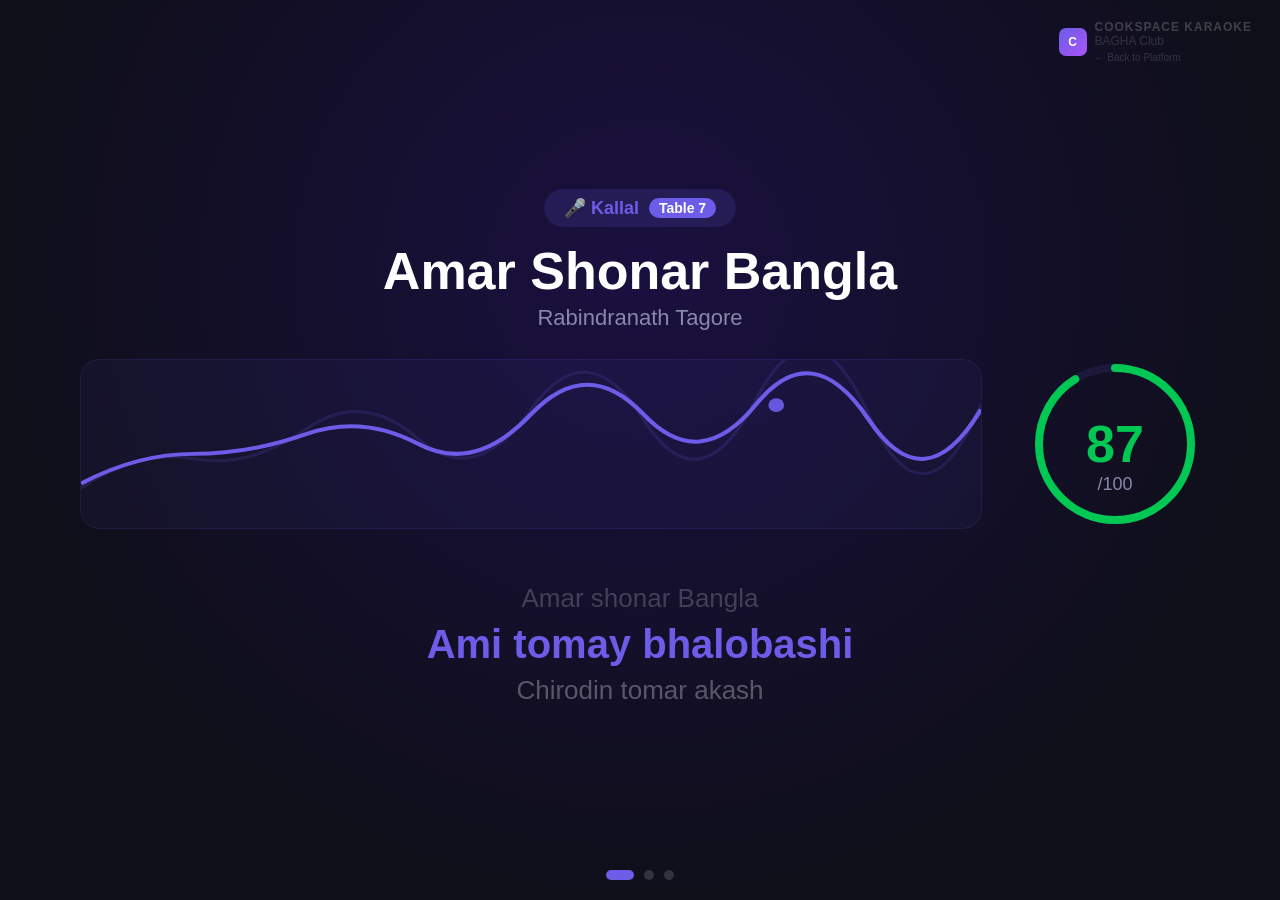
<file: prototype/stage.html>
<!DOCTYPE html>
<html lang="en">
<head>
<meta charset="UTF-8">
<meta name="viewport" content="width=1920">
<title>Cookspace Karaoke - Stage Screen</title>
<link rel="stylesheet" href="shared.css">
<style>
  body { width: 100vw; height: 100vh; overflow: hidden; cursor: pointer; user-select: none; }
  .screen { display: none; width: 100%; height: 100%; position: absolute; top: 0; left: 0; }
  .screen.active { display: flex; }

  /* Watermark */
  .watermark {
    position: fixed; top: 20px; right: 28px; z-index: 100;
    display: flex; align-items: center; gap: 8px;
  }
  .wm-logo {
    width: 28px; height: 28px; border-radius: 7px;
    background: linear-gradient(135deg, var(--primary), #a855f7);
    display: flex; align-items: center; justify-content: center;
    font-size: 12px; font-weight: 700; color: white;
  }
  .wm-text { font-size: 12px; color: rgba(255,255,255,0.2); font-weight: 600; letter-spacing: 1px; }
  .wm-venue { font-size: 12px; color: rgba(255,255,255,0.15); }
  .wm-home {
    display: block; margin-top: 4px; font-size: 10px;
    color: rgba(255,255,255,0.15); text-decoration: none;
    transition: color 0.2s;
  }
  .wm-home:hover { color: var(--primary); }

  /* Dots */
  .dots { position: fixed; bottom: 20px; left: 50%; transform: translateX(-50%); display: flex; gap: 10px; z-index: 100; }
  .dot { width: 10px; height: 10px; border-radius: 50%; background: rgba(255,255,255,0.15); transition: all 0.3s; }
  .dot.active { background: var(--primary); width: 28px; border-radius: 5px; }

  /* Particles */
  .particles { position: fixed; top: 0; left: 0; width: 100%; height: 100%; pointer-events: none; z-index: 0; }
  .particle { position: absolute; border-radius: 50%; background: rgba(108,92,231,0.12); animation: pfloat linear infinite; }
  @keyframes pfloat {
    0% { transform: translateY(100vh) scale(0); opacity: 0; }
    10% { opacity: 1; } 90% { opacity: 1; }
    100% { transform: translateY(-10vh) scale(1); opacity: 0; }
  }

  /* ========== S1: Now Playing ========== */
  #s1 {
    flex-direction: column; align-items: center; justify-content: center;
    background: radial-gradient(ellipse at 50% 30%, #1a1040 0%, var(--bg) 70%);
    padding: 40px 80px;
  }
  .s1-singer {
    display: inline-flex; align-items: center; gap: 10px;
    background: var(--primary-light); padding: 8px 20px;
    border-radius: 20px; font-size: 18px; font-weight: 600; color: var(--primary); margin-bottom: 14px;
  }
  .s1-singer .t-tag { background: var(--primary); color: white; padding: 2px 10px; border-radius: 10px; font-size: 14px; }
  .s1-title { font-size: 52px; font-weight: 800; margin-bottom: 4px; }
  .s1-artist { font-size: 22px; color: var(--text-dim); }

  .ps-row {
    display: flex; align-items: center; gap: 48px;
    width: 100%; max-width: 1400px; margin: 28px 0;
  }
  .pitch-box {
    flex: 1; height: 170px; background: rgba(108,92,231,0.06);
    border-radius: var(--radius-xl); border: 1px solid rgba(108,92,231,0.12);
    overflow: hidden;
  }
  .pitch-box svg { width: 100%; height: 100%; }
  .score-ring {
    width: 170px; height: 170px; position: relative; flex-shrink: 0;
    display: flex; align-items: center; justify-content: center;
  }
  .score-ring svg { position: absolute; top: 0; left: 0; width: 100%; height: 100%; transform: rotate(-90deg); }
  .sr-bg { fill: none; stroke: rgba(108,92,231,0.12); stroke-width: 8; }
  .sr-fill { fill: none; stroke: var(--success); stroke-width: 8; stroke-linecap: round; stroke-dasharray: 502; stroke-dashoffset: 67; }
  .sr-val { font-size: 52px; font-weight: 800; color: var(--success); z-index: 1; }
  .sr-max { font-size: 18px; color: var(--text-dim); z-index: 1; position: absolute; bottom: 34px; }

  .s1-lyrics { text-align: center; margin-top: 20px; width: 100%; max-width: 1000px; }
  .s1-lyrics .l-past { font-size: 26px; color: rgba(255,255,255,0.2); margin: 6px 0; }
  .s1-lyrics .l-curr { font-size: 40px; font-weight: 700; color: var(--primary); margin: 8px 0; animation: lpulse 2s ease-in-out infinite; }
  .s1-lyrics .l-next { font-size: 26px; color: rgba(255,255,255,0.3); margin: 6px 0; }
  @keyframes lpulse { 0%,100% { opacity:1; } 50% { opacity:0.8; } }

  /* ========== S2: Up Next ========== */
  #s2 {
    flex-direction: column; align-items: center; justify-content: center;
    background: radial-gradient(ellipse at 50% 60%, #1a1040 0%, var(--bg) 70%);
    padding: 60px 80px;
  }
  .s2-current {
    text-align: center; margin-bottom: 28px; padding-bottom: 20px;
    border-bottom: 1px solid rgba(255,255,255,0.08); width: 100%; max-width: 1200px;
  }
  .s2-now-label { font-size: 13px; color: var(--text-dim); text-transform: uppercase; letter-spacing: 3px; }
  .s2-now-text { font-size: 18px; margin-top: 4px; }
  .s2-now-text span { color: var(--primary); }
  .s2-header {
    font-size: 46px; font-weight: 800; margin-bottom: 36px;
    background: linear-gradient(135deg, var(--primary), #a855f7);
    -webkit-background-clip: text; -webkit-text-fill-color: transparent;
    background-clip: text;
  }
  .s2-cards { display: flex; gap: 28px; width: 100%; max-width: 1200px; justify-content: center; }
  .s2-card {
    flex: 1; max-width: 350px; background: var(--card);
    border-radius: 24px; padding: 32px 24px;
    border: 1px solid rgba(108,92,231,0.15);
    text-align: center; animation: cardIn 0.6s ease-out both;
  }
  .s2-card:nth-child(1) { animation-delay: 0.1s; }
  .s2-card:nth-child(2) { animation-delay: 0.3s; }
  .s2-card:nth-child(3) { animation-delay: 0.5s; }
  @keyframes cardIn { from { transform: translateY(40px); opacity: 0; } to { transform: translateY(0); opacity: 1; } }
  .s2-pos {
    width: 52px; height: 52px; border-radius: 14px;
    background: linear-gradient(135deg, var(--primary), #a855f7);
    display: flex; align-items: center; justify-content: center;
    font-size: 22px; font-weight: 800; margin: 0 auto 16px; color: white;
  }
  .s2-card:first-child .s2-pos { background: linear-gradient(135deg, var(--success), #00e676); }
  .s2-singer { font-size: 26px; font-weight: 700; margin-bottom: 4px; }
  .s2-song { font-size: 16px; color: var(--text-dim); margin-bottom: 8px; }
  .s2-table { display: inline-block; padding: 4px 14px; border-radius: 10px; background: var(--primary-light); color: var(--primary); font-size: 13px; font-weight: 600; }

  /* ========== S3: Idle ========== */
  #s3 {
    flex-direction: column; align-items: center; justify-content: center;
    background: linear-gradient(135deg, #0a0a1a, #1a0a30, #0a0a1a);
    background-size: 400% 400%; animation: gradShift 8s ease infinite;
  }
  @keyframes gradShift { 0% { background-position: 0% 50%; } 50% { background-position: 100% 50%; } 100% { background-position: 0% 50%; } }
  .idle-logo {
    width: 140px; height: 140px; border-radius: 36px;
    background: linear-gradient(135deg, var(--primary), #a855f7);
    display: flex; align-items: center; justify-content: center;
    font-size: 56px; font-weight: 800; color: white; margin-bottom: 20px;
    box-shadow: 0 16px 64px rgba(108,92,231,0.35);
  }
  .idle-venue { font-size: 56px; font-weight: 800; margin-bottom: 4px; }
  .idle-loc { font-size: 22px; color: var(--text-dim); margin-bottom: 40px; }
  .idle-karaoke { font-size: 34px; font-weight: 700; display: flex; align-items: center; gap: 14px; }
  .idle-karaoke .note { animation: nfloat 2s ease-in-out infinite; display: inline-block; }
  .idle-karaoke .note:nth-child(2) { animation-delay: 0.3s; }
  .idle-karaoke .note:nth-child(3) { animation-delay: 0.6s; }
  @keyframes nfloat { 0%,100% { transform: translateY(0); } 50% { transform: translateY(-10px); } }
  .idle-cta { font-size: 26px; color: var(--primary); font-weight: 600; margin-top: 14px; margin-bottom: 28px; }
  .idle-qr {
    width: 160px; height: 160px; border-radius: 18px; background: white;
    display: flex; align-items: center; justify-content: center; margin-bottom: 28px;
  }
  .idle-qr-inner {
    width: 130px; height: 130px; border-radius: 10px;
    background: repeating-conic-gradient(#1a1a2e 0% 25%, white 0% 50%) 0 0 / 26px 26px;
    display: flex; align-items: center; justify-content: center;
  }
  .idle-qr-text { background: white; padding: 6px 10px; font-size: 12px; font-weight: 800; color: #1a1a2e; border-radius: 4px; }
  .idle-stats { font-size: 18px; color: var(--text-dim); }
  .idle-stats span { color: var(--primary); font-weight: 700; }
  .idle-powered { margin-top: 24px; font-size: 13px; color: rgba(255,255,255,0.2); }
  .idle-powered strong { color: rgba(108,92,231,0.5); }
</style>
</head>
<body onclick="nextScreen()">

<div class="watermark">
  <div class="wm-logo">C</div>
  <div><div class="wm-text">COOKSPACE KARAOKE</div><div class="wm-venue">BAGHA Club</div><a href="index.html" class="wm-home">← Back to Platform</a></div>
</div>
<div class="dots">
  <div class="dot active" id="dot0"></div>
  <div class="dot" id="dot1"></div>
  <div class="dot" id="dot2"></div>
</div>
<div class="particles" id="particles"></div>

<!-- S1: Now Playing -->
<div id="s1" class="screen active">
  <div class="s1-singer">🎤 Kallal <span class="t-tag">Table 7</span></div>
  <div class="s1-title">Amar Shonar Bangla</div>
  <div class="s1-artist">Rabindranath Tagore</div>
  <div class="ps-row">
    <div class="pitch-box">
      <svg viewBox="0 0 800 170" preserveAspectRatio="none">
        <path d="M0,130 Q50,90 100,100 T200,70 T300,80 T400,50 T500,60 T600,40 T700,55 T800,45" fill="none" stroke="rgba(108,92,231,0.15)" stroke-width="3"/>
        <path d="M0,125 Q50,95 100,95 T200,75 T300,85 T400,55 T500,55 T600,45 T700,60 T800,50" fill="none" stroke="var(--primary)" stroke-width="4"/>
        <circle cx="600" cy="45" r="7" fill="var(--primary)">
          <animate attributeName="cx" values="580;620;580" dur="2s" repeatCount="indefinite"/>
          <animate attributeName="cy" values="42;48;42" dur="1.5s" repeatCount="indefinite"/>
          <animate attributeName="opacity" values="1;0.4;1" dur="1s" repeatCount="indefinite"/>
        </circle>
        <circle cx="600" cy="45" r="14" fill="rgba(108,92,231,0.15)">
          <animate attributeName="r" values="10;18;10" dur="2s" repeatCount="indefinite"/>
          <animate attributeName="opacity" values="0.3;0.08;0.3" dur="2s" repeatCount="indefinite"/>
        </circle>
      </svg>
    </div>
    <div class="score-ring">
      <svg viewBox="0 0 170 170">
        <circle class="sr-bg" cx="85" cy="85" r="76"/>
        <circle class="sr-fill" cx="85" cy="85" r="76"/>
      </svg>
      <div class="sr-val">87</div>
      <div class="sr-max">/100</div>
    </div>
  </div>
  <div class="s1-lyrics">
    <div class="l-past">Amar shonar Bangla</div>
    <div class="l-curr">Ami tomay bhalobashi</div>
    <div class="l-next">Chirodin tomar akash</div>
  </div>
</div>

<!-- S2: Up Next -->
<div id="s2" class="screen">
  <div class="s2-current">
    <div class="s2-now-label">Now Playing</div>
    <div class="s2-now-text">🎵 <span>Kallal</span> singing "Amar Shonar Bangla"</div>
  </div>
  <div class="s2-header">Up Next</div>
  <div class="s2-cards">
    <div class="s2-card">
      <div class="s2-pos">1</div>
      <div class="s2-singer">Rabib</div>
      <div class="s2-song">Hotel California</div>
      <div class="s2-table">Table 3</div>
    </div>
    <div class="s2-card">
      <div class="s2-pos">2</div>
      <div class="s2-singer">Fardin</div>
      <div class="s2-song">Channa Mereya</div>
      <div class="s2-table">Table 5</div>
    </div>
    <div class="s2-card">
      <div class="s2-pos">3</div>
      <div class="s2-singer">Ahnaf</div>
      <div class="s2-song">Tum Hi Ho</div>
      <div class="s2-table">Table 12</div>
    </div>
  </div>
</div>

<!-- S3: Idle -->
<div id="s3" class="screen">
  <div class="idle-logo">B</div>
  <div class="idle-venue">BAGHA Club</div>
  <div class="idle-loc">Gulshan 2, Dhaka</div>
  <div class="idle-karaoke">
    <span class="note">🎵</span> Karaoke Night <span class="note">🎶</span> <span class="note">🎸</span>
  </div>
  <div class="idle-cta">Scan QR to Queue a Song</div>
  <div class="idle-qr"><div class="idle-qr-inner"><div class="idle-qr-text">QR</div></div></div>
  <div class="idle-stats">🎵 <span>47</span> songs played tonight</div>
  <div class="idle-powered">Powered by <strong>Cookspace Karaoke</strong></div>
</div>

<script src="config.js"></script>
<script>
const screens = ['s1','s2','s3'];
let cur = 0, timer;

function show(i) {
  screens.forEach((id, j) => {
    document.getElementById(id).classList.toggle('active', j === i);
    document.getElementById('dot'+j).classList.toggle('active', j === i);
  });
  cur = i;
  if (i === 1) {
    document.querySelectorAll('.s2-card').forEach(c => { c.style.animation='none'; c.offsetHeight; c.style.animation=''; });
  }
}

function nextScreen() { clearInterval(timer); show((cur+1)%screens.length); startTimer(); }
function startTimer() { timer = setInterval(() => show((cur+1)%screens.length), 8000); }

(function createParticles() {
  const c = document.getElementById('particles');
  for (let i = 0; i < 18; i++) {
    const p = document.createElement('div');
    p.className = 'particle';
    const s = Math.random()*5+2;
    p.style.width = s+'px'; p.style.height = s+'px';
    p.style.left = Math.random()*100+'%';
    p.style.animationDuration = (Math.random()*15+10)+'s';
    p.style.animationDelay = (Math.random()*10)+'s';
    c.appendChild(p);
  }
})();

startTimer();
</script>
</body>
</html>
</file>
<file: prototype/shared.css>
/* Cookspace Karaoke - Shared Design System */
:root {
  --primary: #6C5CE7;
  --primary-dark: #5A4BD1;
  --primary-light: rgba(108,92,231,0.15);
  --accent: #FF6B6B;
  --accent-light: rgba(255,107,107,0.15);
  --bg: #0F0F1A;
  --bg-elevated: #141425;
  --card: #1A1A2E;
  --card-hover: #222240;
  --text: #FFFFFF;
  --text-secondary: #C0C0D0;
  --text-dim: #8888AA;
  --success: #00C853;
  --success-light: rgba(0,200,83,0.15);
  --warning: #FFB300;
  --warning-light: rgba(255,179,0,0.15);
  --danger: #FF4757;
  --danger-light: rgba(255,71,87,0.15);
  --border: #2A2A45;
  --border-light: rgba(255,255,255,0.06);
  --radius-sm: 8px;
  --radius-md: 12px;
  --radius-lg: 16px;
  --radius-xl: 20px;
  --shadow-sm: 0 2px 8px rgba(0,0,0,0.2);
  --shadow-md: 0 4px 16px rgba(0,0,0,0.3);
  --shadow-lg: 0 8px 32px rgba(0,0,0,0.4);
  --font: -apple-system, BlinkMacSystemFont, 'Segoe UI', Roboto, 'Helvetica Neue', sans-serif;
}

* { margin: 0; padding: 0; box-sizing: border-box; }

body {
  font-family: var(--font);
  background: var(--bg);
  color: var(--text);
  -webkit-font-smoothing: antialiased;
}

/* Powered by Cookspace footer */
.powered-by {
  text-align: center;
  padding: 12px 16px;
  font-size: 11px;
  color: var(--text-dim);
  letter-spacing: 0.5px;
}
.powered-by strong {
  color: var(--primary);
  font-weight: 600;
}

/* Platform badge */
.platform-badge {
  display: inline-flex;
  align-items: center;
  gap: 6px;
  padding: 4px 12px;
  border-radius: 6px;
  background: var(--primary-light);
  color: var(--primary);
  font-size: 11px;
  font-weight: 600;
  letter-spacing: 0.5px;
}

/* Venue logo placeholder */
.venue-logo {
  display: flex;
  align-items: center;
  justify-content: center;
  font-weight: 700;
  border-radius: var(--radius-lg);
  background: linear-gradient(135deg, var(--primary), #a855f7);
  color: white;
  box-shadow: 0 8px 32px rgba(108,92,231,0.3);
}

/* Buttons */
.btn {
  display: inline-flex;
  align-items: center;
  justify-content: center;
  gap: 8px;
  padding: 14px 24px;
  border-radius: var(--radius-md);
  font-size: 15px;
  font-weight: 600;
  border: none;
  cursor: pointer;
  width: 100%;
  transition: all 0.2s;
  font-family: var(--font);
}
.btn:hover { transform: translateY(-1px); }
.btn-primary { background: var(--primary); color: white; }
.btn-primary:hover { background: var(--primary-dark); }
.btn-accent { background: var(--accent); color: white; }
.btn-success { background: var(--success); color: #0F0F1A; }
.btn-outline { background: transparent; border: 2px solid var(--primary); color: var(--primary); }
.btn-ghost { background: rgba(255,255,255,0.05); color: var(--text-secondary); border: 1px solid var(--border); }
.btn-sm { padding: 10px 16px; font-size: 13px; width: auto; }

/* Inputs */
.input {
  width: 100%;
  padding: 14px 16px;
  border-radius: var(--radius-md);
  background: var(--card);
  border: 1px solid var(--border);
  color: var(--text);
  font-size: 15px;
  font-family: var(--font);
  outline: none;
  transition: border-color 0.2s;
}
.input:focus { border-color: var(--primary); }
.input::placeholder { color: var(--text-dim); }

/* Cards */
.card {
  background: var(--card);
  border-radius: var(--radius-lg);
  padding: 20px;
  border: 1px solid var(--border);
}

/* Section titles */
.section-title {
  font-size: 12px;
  font-weight: 700;
  color: var(--text-dim);
  text-transform: uppercase;
  letter-spacing: 1.5px;
  padding: 0 20px;
  margin: 24px 0 12px;
}

/* Badge / pill */
.badge {
  display: inline-flex;
  align-items: center;
  padding: 4px 10px;
  border-radius: 10px;
  font-size: 12px;
  font-weight: 700;
}
.badge-primary { background: var(--primary-light); color: var(--primary); }
.badge-accent { background: var(--accent); color: white; }
.badge-success { background: var(--success-light); color: var(--success); }
.badge-warning { background: var(--warning-light); color: var(--warning); }
.badge-danger { background: var(--danger-light); color: var(--danger); }

/* Toast notification */
.toast {
  position: fixed;
  bottom: 24px;
  right: 24px;
  background: var(--card);
  color: var(--text);
  padding: 14px 24px;
  border-radius: var(--radius-md);
  font-weight: 600;
  font-size: 14px;
  border: 1px solid var(--border);
  box-shadow: var(--shadow-lg);
  transform: translateY(100px);
  opacity: 0;
  transition: all 0.4s;
  z-index: 9999;
  display: flex;
  align-items: center;
  gap: 10px;
}
.toast.show { transform: translateY(0); opacity: 1; }
.toast .toast-icon { font-size: 18px; }

/* Toggle switch */
.toggle {
  width: 44px;
  height: 24px;
  border-radius: 12px;
  background: var(--border);
  position: relative;
  cursor: pointer;
  display: inline-block;
  vertical-align: middle;
  transition: background 0.2s;
}
.toggle.on { background: var(--success); }
.toggle::after {
  content: '';
  position: absolute;
  top: 2px;
  left: 2px;
  width: 20px;
  height: 20px;
  border-radius: 50%;
  background: white;
  transition: left 0.2s;
}
.toggle.on::after { left: 22px; }

/* Animations */
@keyframes pulse {
  0%, 100% { opacity: 1; }
  50% { opacity: 0.5; }
}
.pulse { animation: pulse 2s infinite; }

@keyframes slideUp {
  from { transform: translateY(20px); opacity: 0; }
  to { transform: translateY(0); opacity: 1; }
}
.slide-up { animation: slideUp 0.3s ease-out; }

@keyframes fadeIn {
  from { opacity: 0; }
  to { opacity: 1; }
}
.fade-in { animation: fadeIn 0.3s ease-out; }
</file>
